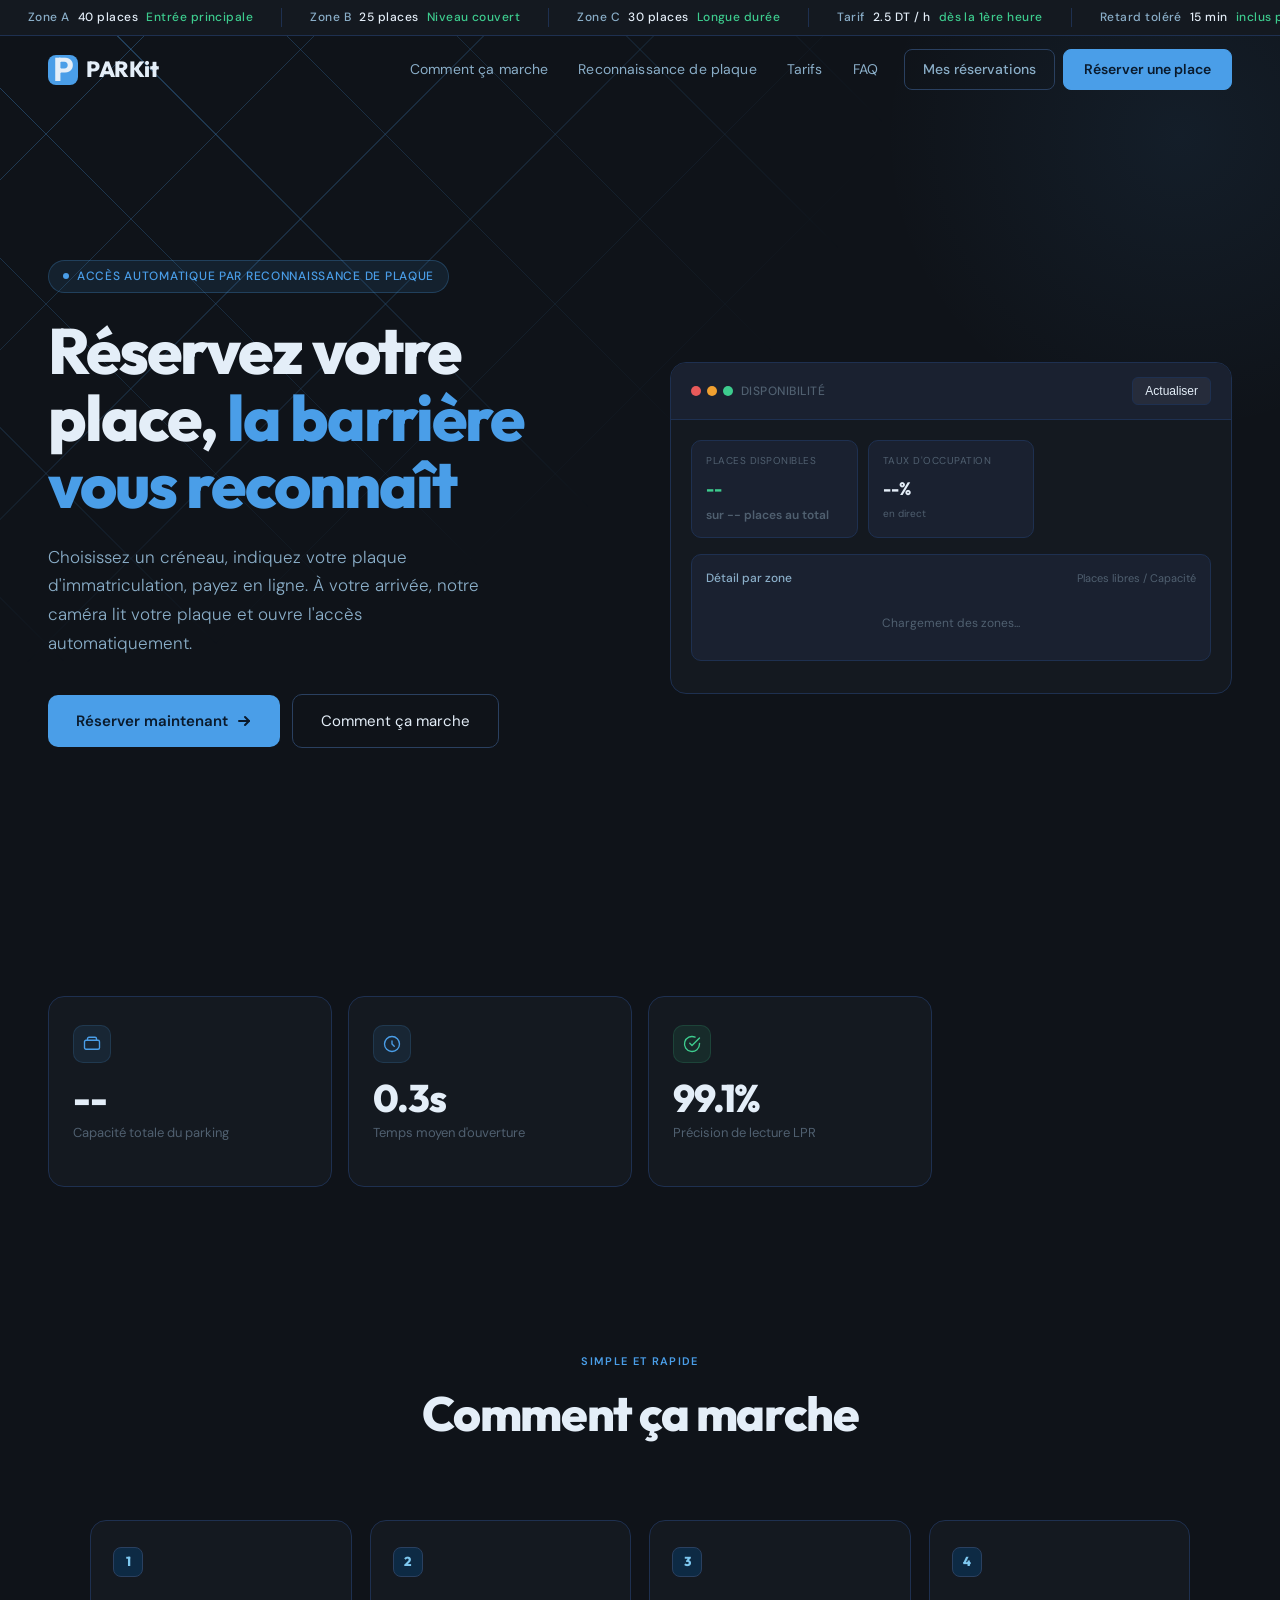
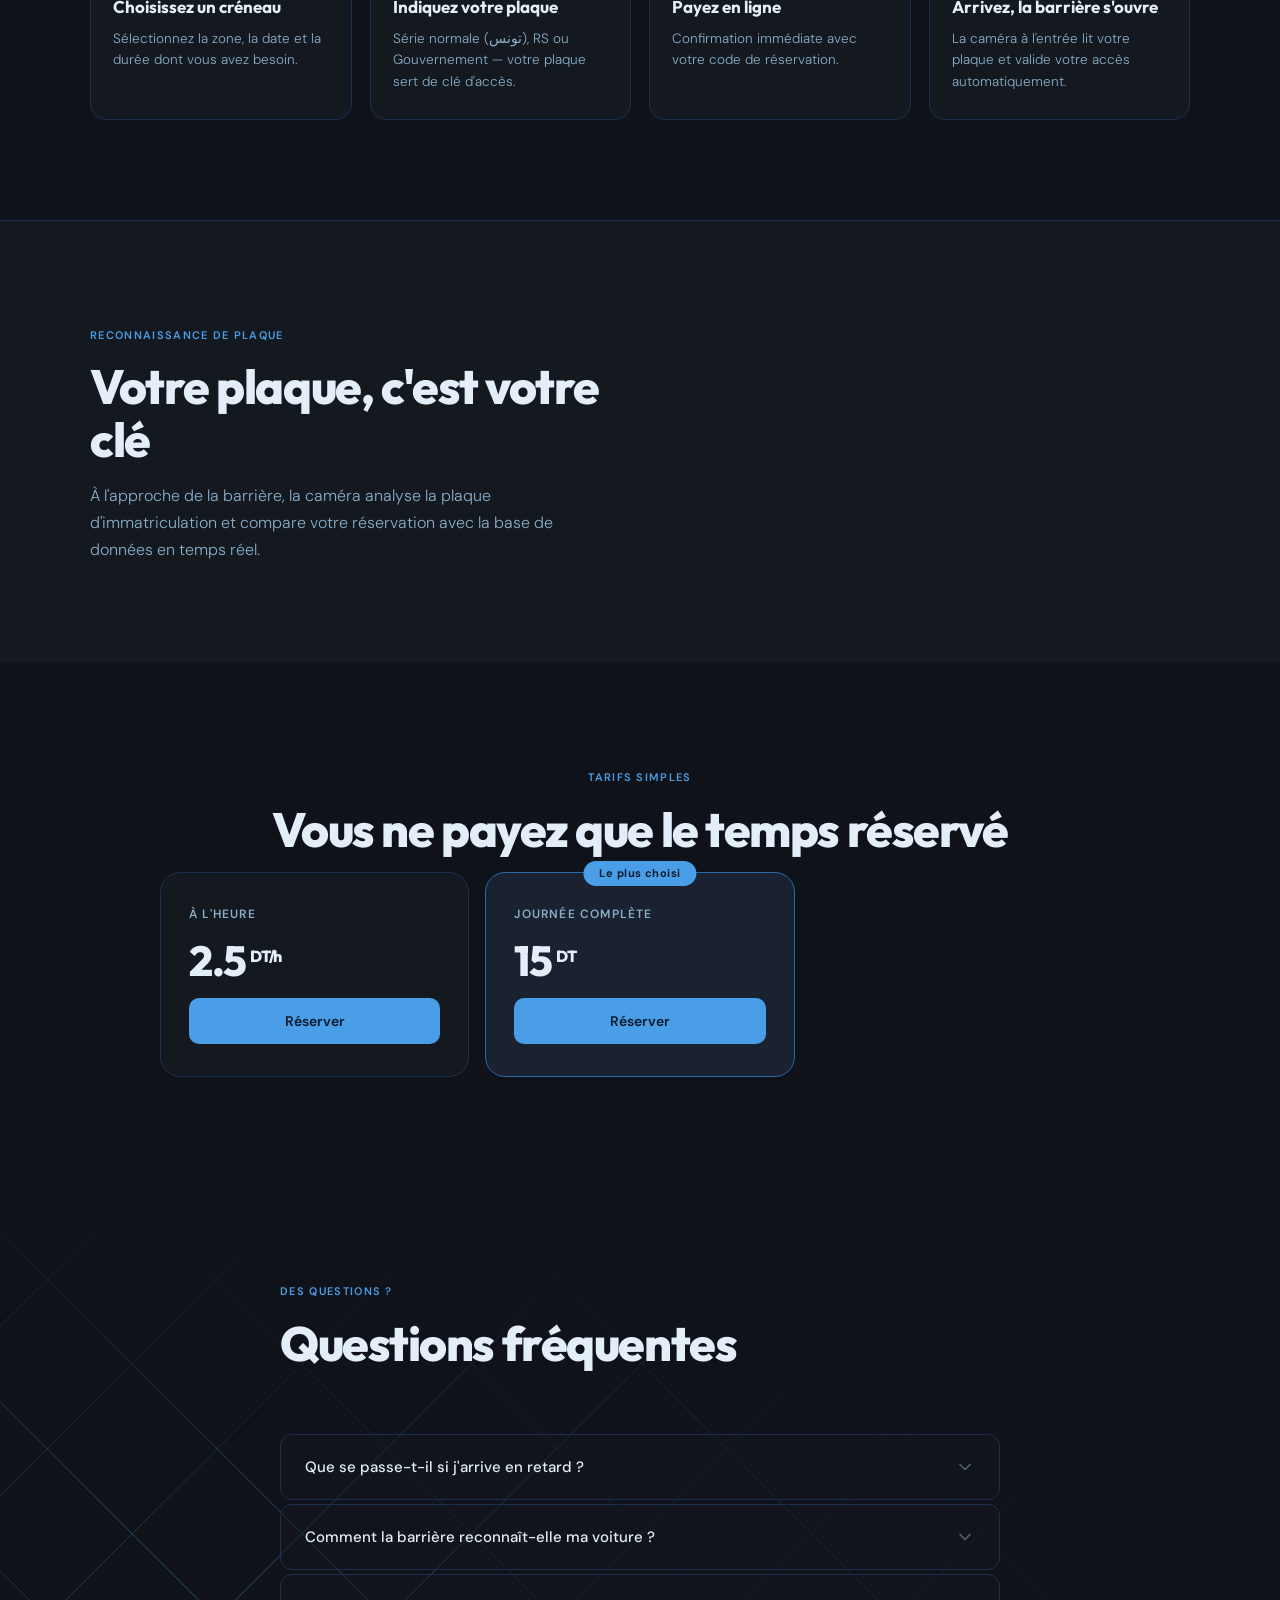
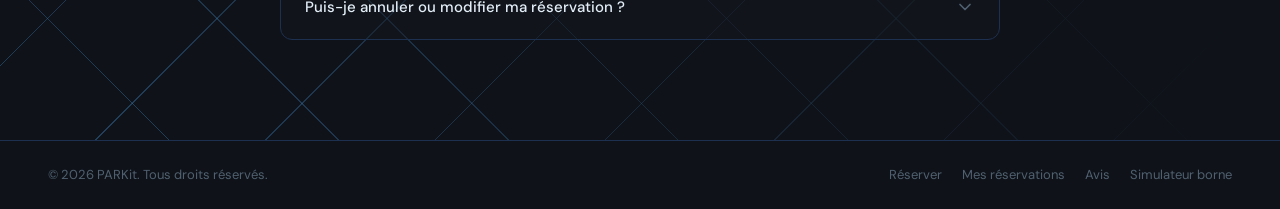
<file: parkit-website.server-side/index.html>
<!DOCTYPE html>
<html lang="fr">
<head>
<meta charset="UTF-8">
<meta name="viewport" content="width=device-width, initial-scale=1.0">
<title>PARKit — Réservez votre place de parking</title>
<meta name="description" content="Réservez une place de parking en ligne avec accès automatique par reconnaissance de plaque.">
<link rel="preconnect" href="https://fonts.googleapis.com">
<link rel="preconnect" href="https://fonts.gstatic.com" crossorigin>
<link href="https://fonts.googleapis.com/css2?family=Outfit:wght@400;500;600;700;800&family=DM+Sans:ital,opsz,wght@0,9..40,300;0,9..40,400;0,9..40,500;1,9..40,300&display=swap" rel="stylesheet">
<link rel="stylesheet" href="css/style.css">
<link rel="stylesheet" href="css/parking.css">
<style>
  /* Styles dédiés à l'affichage clair des disponibilités */
  .btn-refresh {
    cursor: pointer;
    background: rgba(255, 255, 255, 0.05);
    border: 1px solid var(--border, #2a364f);
    color: var(--text, #e2e8f0);
    padding: 6px 12px;
    border-radius: 6px;
    font-size: 12px;
    font-weight: 500;
    transition: all 0.2s ease;
    display: inline-flex;
    align-items: center;
    gap: 6px;
  }
  .btn-refresh:hover:not(:disabled) {
    border-color: var(--sky, #38bdf8);
    color: var(--sky, #38bdf8);
    background: rgba(56, 189, 248, 0.1);
  }
  .btn-refresh:disabled {
    cursor: not-allowed;
    opacity: 0.5;
  }

  /* Cartes de zones pour une lisibilité maximale */
  .zone-cards-grid {
    display: grid;
    grid-template-columns: repeat(auto-fit, minmax(100px, 1fr));
    gap: 12px;
    margin-top: 14px;
  }
  .zone-card-item {
    background: rgba(15, 23, 42, 0.6);
    border: 1px solid var(--border, rgba(255, 255, 255, 0.1));
    border-radius: 8px;
    padding: 10px;
    text-align: center;
    display: flex;
    flex-direction: column;
    justify-content: space-between;
  }
  .zone-card-header {
    font-size: 11px;
    font-weight: 700;
    color: var(--text3, #94a3b8);
    text-transform: uppercase;
    letter-spacing: 0.5px;
    margin-bottom: 4px;
  }
  .zone-card-value {
    font-size: 16px;
    font-weight: 800;
    color: var(--sky, #38bdf8);
  }
  .zone-card-capacity {
    font-size: 11px;
    color: var(--text3, #64748b);
    margin-top: 2px;
  }
  .zone-progress-bg {
    width: 100%;
    height: 4px;
    background: rgba(255, 255, 255, 0.1);
    border-radius: 2px;
    margin-top: 8px;
    overflow: hidden;
  }
  .zone-progress-fill {
    height: 100%;
    background: var(--sky, #38bdf8);
    border-radius: 2px;
    transition: width 0.4s ease;
  }
</style>
</head>
<body>

<div class="ticker">
  <div class="ticker-track" id="tickerTrack"></div>
</div>

<!-- NAVIGATION -->
<nav id="mainNav">
  <a href="index.html" class="nav-logo">
    <div class="nav-logo-mark">
      <h2 class="sr-only">P</h2>
    </div>
    PARKit
  </a>
  <div class="nav-links">
    <a href="#how">Comment ça marche</a>
    <a href="#lpr">Reconnaissance de plaque</a>
    <a href="#pricing">Tarifs</a>
    <a href="#faq">FAQ</a>
  </div>
  <div class="nav-cta">
    <a href="dashboard.html" class="btn-ghost">Mes réservations</a>
    <a href="reserve.html" class="btn-primary">Réserver une place</a>
  </div>
  <button class="hamburger" id="hamburger" aria-label="Ouvrir le menu" aria-expanded="false">
    <span></span><span></span><span></span>
  </button>
</nav>

<div class="mobile-menu" id="mobileMenu">
  <a href="#how">Comment ça marche</a>
  <a href="#lpr">Reconnaissance de plaque</a>
  <a href="#pricing">Tarifs</a>
  <a href="#faq">FAQ</a>
  <div class="m-btns">
    <a href="dashboard.html" class="btn-ghost">Mes réservations</a>
    <a href="reserve.html" class="btn-primary">Réserver une place</a>
  </div>
</div>

<!-- HERO SECTION -->
<section class="hero" id="home">
  <div class="hero-content silk-reveal-left">
    <div class="hero-badge">
      <span class="badge-dot"></span>
      Accès automatique par reconnaissance de plaque
    </div>
    <h1>Réservez votre<br>place, <span>la barrière<br>vous reconnaît</span></h1>
    <p class="hero-sub">Choisissez un créneau, indiquez votre plaque d'immatriculation, payez en ligne. À votre arrivée, notre caméra lit votre plaque et ouvre l'accès automatiquement.</p>
    <div class="hero-btns">
      <a href="reserve.html" class="btn-hero">
        Réserver maintenant
        <svg viewBox="0 0 16 16"><line x1="3" y1="8" x2="13" y2="8"/><polyline points="9,4 13,8 9,12"/></svg>
      </a>
      <a href="#how" class="btn-outline">Comment ça marche</a>
    </div>
  </div>

  <!-- DASHBOARD WIDGET DISPONIBILITÉ EN DIRECT -->
  <div class="hero-visual silk-reveal-right">
    <div class="dash-card">
      <div class="dash-topbar" style="display:flex; justify-content:space-between; align-items:center;">
        <div style="display:flex; align-items:center; gap:8px;">
          <div class="dash-dots">
            <span style="background:#E85A5A"></span>
            <span style="background:#F0A030"></span>
            <span style="background:#3DCC8E"></span>
          </div>
          <span class="dash-title-bar">DISPONIBILITÉ</span>
        </div>
        <button id="btnRefreshStats" onclick="fetchStatsWithCooldown()" class="btn-refresh">
          
          <span id="refreshBtnText">Actualiser</span>
        </button>
      </div>

      <div class="dash-body">
        <div class="dash-stats">
          <div class="dash-stat">
            <div class="dash-stat-label">Places disponibles</div>
            <div class="dash-stat-val" style="color:var(--green, #3DCC8E);" id="heroFreeSpots">--</div>
            <div class="dash-stat-change" style="color:var(--text3); font-size:12px; font-weight:600;">
              sur <span id="heroTotalSpots">--</span> places au total
            </div>
          </div>
          <div class="dash-stat">
            <div class="dash-stat-label">Taux d'occupation</div>
            <div class="dash-stat-val" id="heroOccupancy">--%</div>
            <div class="dash-stat-change" style="color:var(--text3)">en direct</div>
          </div>
        </div>

        <!-- AFFICHAGE CLAIR PAR ZONE -->
        <div class="chart-wrap" style="margin-top:16px;">
          <div class="chart-head" style="display:flex; justify-content:space-between; align-items:center;">
            <span class="chart-head-title">Détail par zone</span>
            <span style="font-size:11px; color:var(--text3);">Places libres / Capacité</span>
          </div>
          
          <div class="zone-cards-grid" id="heroZoneCards">
            <div style="grid-column: 1 / -1; text-align:center; font-size:12px; color:var(--text3); padding:12px;">
              Chargement des zones...
            </div>
          </div>
        </div>
      </div>
    </div>
  </div>
</section>

<!-- STATS GÉNÉRALES -->
<section class="stats-section">
  <div class="stat-block">
    <div class="stat-icon">
      <svg viewBox="0 0 24 24"><rect x="2" y="7" width="20" height="12" rx="2"/><path d="M6 7V5a2 2 0 0 1 2-2h8a2 2 0 0 1 2 2v2"/></svg>
    </div>
    <div class="stat-num" id="statTotalSpots">--</div>
    <div class="stat-label">Capacité totale du parking</div>
  </div>
  <div class="stat-block">
    <div class="stat-icon">
      <svg viewBox="0 0 24 24"><circle cx="12" cy="12" r="10"/><path d="M12 8v4l3 3"/></svg>
    </div>
    <div class="stat-num">0.3s</div>
    <div class="stat-label">Temps moyen d'ouverture</div>
  </div>
  <div class="stat-block">
    <div class="stat-icon" style="background:rgba(61,204,142,.1);border-color:rgba(61,204,142,.15)">
      <svg viewBox="0 0 24 24" style="stroke:var(--green)"><path d="M22 11.08V12a10 10 0 1 1-5.93-9.14"/><polyline points="22,4 12,14.01 9,11.01"/></svg>
    </div>
    <div class="stat-num">99.1%</div>
    <div class="stat-label">Précision de lecture LPR</div>
  </div>
</section>

<!-- HOW IT WORKS -->
<section class="features-section" id="how">
  <div class="features-header silk-reveal">
    <div class="section-tag">Simple et rapide</div>
    <h2 class="section-title">Comment ça marche</h2>
  </div>
  <div class="steps-grid">
    <div class="step-card silk-reveal">
      <div class="step-num">1</div>
      <h3>Choisissez un créneau</h3>
      <p>Sélectionnez la zone, la date et la durée dont vous avez besoin.</p>
    </div>
    <div class="step-card silk-reveal">
      <div class="step-num">2</div>
      <h3>Indiquez votre plaque</h3>
      <p>Série normale (تونس), RS ou Gouvernement — votre plaque sert de clé d'accès.</p>
    </div>
    <div class="step-card silk-reveal">
      <div class="step-num">3</div>
      <h3>Payez en ligne</h3>
      <p>Confirmation immédiate avec votre code de réservation.</p>
    </div>
    <div class="step-card silk-reveal">
      <div class="step-num">4</div>
      <h3>Arrivez, la barrière s'ouvre</h3>
      <p>La caméra à l'entrée lit votre plaque et valide votre accès automatiquement.</p>
    </div>
  </div>
</section>

<!-- LPR / RECONNAISSANCE -->
<section class="security-section" id="lpr">
  <div class="security-inner">
    <div>
      <div class="section-tag">Reconnaissance de plaque</div>
      <h2 class="section-title">Votre plaque, c'est votre clé</h2>
      <p class="section-sub">À l'approche de la barrière, la caméra analyse la plaque d'immatriculation et compare votre réservation avec la base de données en temps réel.</p>
    </div>
  </div>
</section>

<!-- PRICING -->
<section class="pricing-section" id="pricing">
  <div style="text-align:center">
    <div class="section-tag">Tarifs simples</div>
    <h2 class="section-title">Vous ne payez que le temps réservé</h2>
  </div>
  <div class="pricing-grid">
    <div class="price-card">
      <div class="price-plan">À l'heure</div>
      <div class="price-amount"><span class="price-num">2.5</span><sup style="font-size:16px;margin-left:4px">DT/h</sup></div>
      <a href="reserve.html" class="price-btn price-btn-primary" style="display:flex;align-items:center;justify-content:center;text-decoration:none;margin-top:16px;">Réserver</a>
    </div>
    <div class="price-card featured">
      <div class="featured-badge">Le plus choisi</div>
      <div class="price-plan">Journée complète</div>
      <div class="price-amount"><span class="price-num">15</span><sup style="font-size:16px;margin-left:4px">DT</sup></div>
      <a href="reserve.html" class="price-btn price-btn-primary" style="display:flex;align-items:center;justify-content:center;text-decoration:none;margin-top:16px;">Réserver</a>
    </div>
  </div>
</section>

<!-- FAQ -->
<section class="faq-section" id="faq">
  <div class="faq-inner">
    <div style="display:flex;align-items:flex-end;justify-content:space-between;flex-wrap:wrap;gap:12px">
      <div style="text-align:left">
        <div class="section-tag">Des questions ?</div>
        <h2 class="section-title">Questions fréquentes</h2>
      </div>
    </div>
    <div class="faq-list" id="faqList"></div>
  </div>
</section>

<!-- FOOTER -->
<footer style="padding:24px max(48px, calc((100vw - var(--max-w)) / 2));border-top:1px solid var(--border);display:flex;align-items:center;justify-content:space-between;flex-wrap:wrap;gap:12px">
  <div style="font-size:13px;color:var(--text3)">© 2026 PARKit. Tous droits réservés.</div>
  <div style="display:flex;align-items:center;gap:20px">
    <a href="reserve.html" class="footer-link">Réserver</a>
    <a href="dashboard.html" class="footer-link">Mes réservations</a>
    <a href="feedback.html" class="footer-link">Avis</a>
    <a href="gate-simulator.html" class="footer-link">Simulateur borne</a>
  </div>
</footer>

<script src="js/common.js"></script>
<script>
let isCooldown = false;
const COOLDOWN_SECONDS = 1;

// Gestion du bouton de rafraîchissement avec un cooldown de 3s
async function fetchStatsWithCooldown() {
  if (isCooldown) return;

  const btn = document.getElementById('btnRefreshStats');
  const btnText = document.getElementById('refreshBtnText');

  isCooldown = true;
  btn.disabled = true;

  await loadRealStats();

  let remaining = COOLDOWN_SECONDS;
  btnText.innerHTML = `<span class="spinner" style="width:14px;height:14px;border:2px solid var(--text3);border-top-color:var(--sky);border-radius:50%;display:inline-block;animation:spin 1s linear infinite;margin-right:6px"></span>`;

  const interval = setInterval(() => {
    remaining--;
    if (remaining > 0) {
      btnText.innerHTML = `<span class="spinner" style="width:14px;height:14px;border:2px solid var(--text3);border-top-color:var(--sky);border-radius:50%;display:inline-block;animation:spin 1s linear infinite;margin-right:6px"></span>`;
    } else {
      clearInterval(interval);
      isCooldown = false;
      btn.disabled = false;
      btnText.innerText = 'Actualiser';
    }
  }, 1000);
}

// Chargement et affichage clair des places disponibles et de la capacité
async function loadRealStats() {
  try {
    const res = await fetch('api/get_stats.php');
    const data = await res.json();

    if (data.status === 'success' && data.stats) {
      const s = data.stats;
      console.log("Statistiques reçues :", s);
      document.getElementById('heroFreeSpots').innerText = s.free_spots;
      document.getElementById('heroTotalSpots').innerText = s.total_spots;
      document.getElementById('heroOccupancy').innerText = s.occupancy_rate + '%';
      document.getElementById('statTotalSpots').innerText = s.total_spots + ' places';

      // Affichage sous forme de cartes d'état par zone
      const zoneContainer = document.getElementById('heroZoneCards');
      if (s.zones && s.zones.length > 0) {
        zoneContainer.innerHTML = s.zones.map(z => `
          <div class="zone-card-item">
            <div>
              <div class="zone-card-header">Zone ${z.code}</div>
              <div class="zone-card-value">${z.free} <span style="font-size:11px; font-weight:normal; color:var(--text3);">libres</span></div>
              <div class="zone-card-capacity">Capacité : ${z.capacity} places</div>
            </div>
            <div class="zone-progress-bg" title="${z.percent_free}% de places disponibles">
              <div class="zone-progress-fill" style="width: ${z.percent_free}%;"></div>
            </div>
          </div>
        `).join('');
      }
    }
  } catch (err) {
    console.error("Erreur lors du chargement des statistiques :", err);
  }
}

buildFaq([
  {q:"Que se passe-t-il si j'arrive en retard ?", a:"Chaque réservation inclut un délai de grâce. Tant que vous arrivez dans cette fenêtre, la barrière s'ouvre normalement."},
  {q:"Comment la barrière reconnaît-elle ma voiture ?", a:"Une caméra à l'entrée lit votre plaque et vérifie instantanément si une réservation correspondante est valide."},
  {q:"Puis-je annuler ou modifier ma réservation ?", a:"Oui, vous pouvez gérer vos réservations à tout moment depuis le tableau de bord avec votre code de réservation."}
]);

// Exécution automatique dès le chargement de la page
document.addEventListener('DOMContentLoaded', () => {
  loadRealStats();
});
</script>
</body>
</html>
</file>
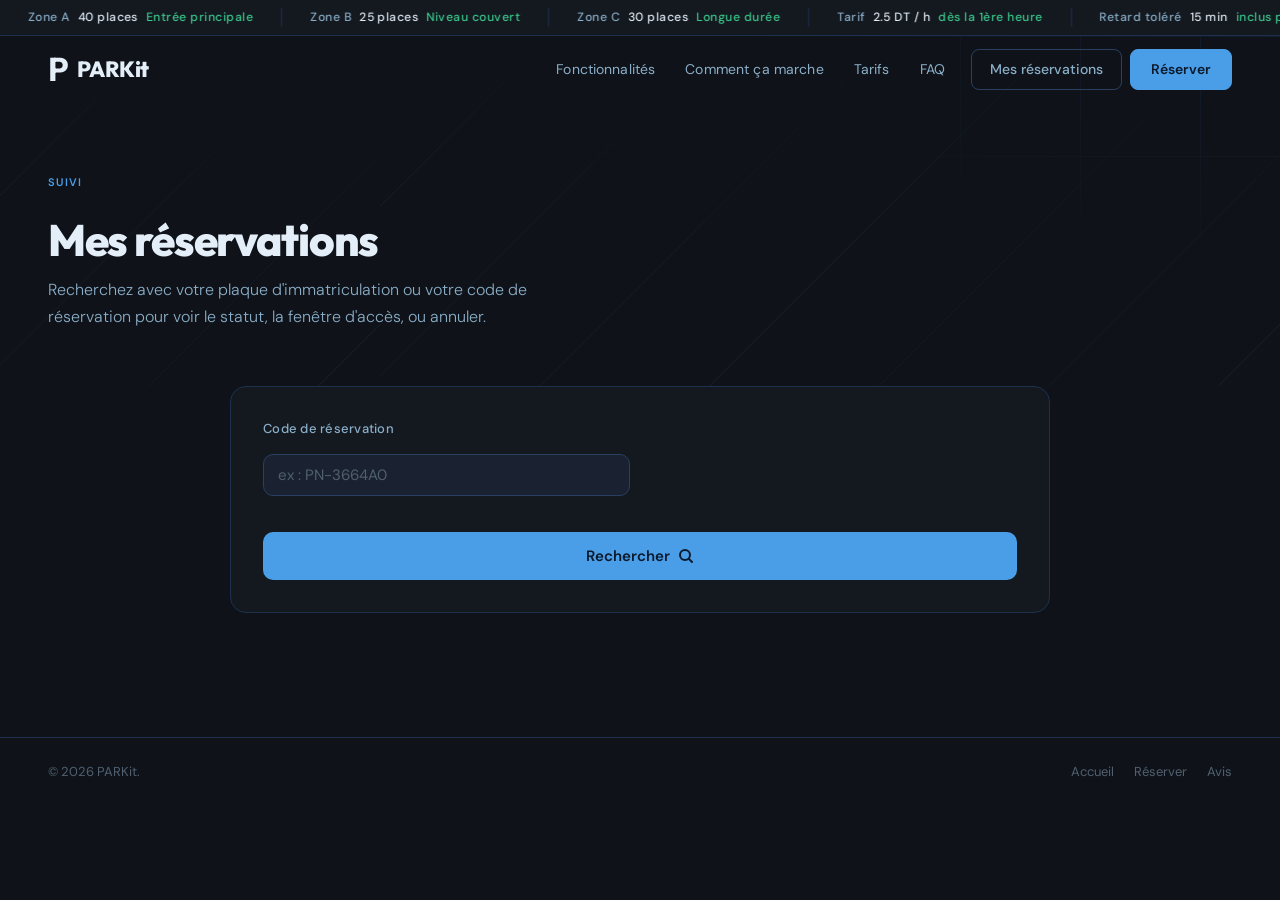
<file: parkit-website.server-side/dashboard.html>
<!DOCTYPE html>
<html lang="fr">
<head>
<meta charset="UTF-8">
<meta name="viewport" content="width=device-width, initial-scale=1.0">
<title>Mes réservations — PARKit</title>
<link rel="preconnect" href="https://fonts.googleapis.com">
<link rel="preconnect" href="https://fonts.gstatic.com" crossorigin>
<link href="https://fonts.googleapis.com/css2?family=Outfit:wght@400;500;600;700;800&family=DM+Sans:ital,opsz,wght@0,9..40,300;0,9..40,400;0,9..40,500;1,9..40,300&display=swap" rel="stylesheet">
<link rel="stylesheet" href="css/style.css">
<link rel="stylesheet" href="css/parking.css">
<style>
  /* Style spécifique pour la plaque d'immatriculation tunisienne */
  .plate-input-container {
    display: flex;
    align-items: center;
    gap: 8px;
    margin-top: 6px;
  }
  .plate-input-container input {
    text-align: center;
    font-weight: 700;
    letter-spacing: 1px;
    font-size: 16px;
  }
  .plate-badge-tn {
    background-color: var(--bg-surface-2, #1e293b);
    color: var(--primary, #38bdf8);
    border: 1px solid var(--border, #334155);
    border-radius: 8px;
    padding: 0 12px;
    height: 42px;
    display: flex;
    align-items: center;
    justify-content: center;
    font-weight: 700;
    font-size: 15px;
    user-select: none;
  }
  /* --- Modal de confirmation --- */
.modal-overlay {
  position: fixed;
  inset: 0;
  background: rgba(15, 23, 42, 0.75);
  backdrop-filter: blur(4px);
  display: flex;
  align-items: center;
  justify-content: center;
  z-index: 1000;
  opacity: 0;
  visibility: hidden;
  transition: opacity 0.25s ease, visibility 0.25s ease;
}

.modal-overlay.show {
  opacity: 1;
  visibility: visible;
}

.modal-card {
  background: var(--bg3, #1e293b);
  border: 1px solid var(--border2, #334155);
  border-radius: 16px;
  padding: 24px;
  width: 90%;
  max-width: 400px;
  text-align: center;
  box-shadow: 0 20px 25px -5px rgba(0, 0, 0, 0.5);
  transform: scale(0.92);
  transition: transform 0.25s ease;
}

.modal-overlay.show .modal-card {
  transform: scale(1);
}

.modal-icon {
  width: 52px;
  height: 52px;
  border-radius: 50%;
  background: rgba(239, 68, 68, 0.12);
  color: #ef4444;
  display: flex;
  align-items: center;
  justify-content: center;
  margin: 0 auto 14px;
}

.modal-card h3 {
  margin: 0 0 8px;
  font-size: 18px;
  font-weight: 700;
  color: var(--text1, #f8fafc);
}

.modal-card p {
  margin: 0 0 20px;
  font-size: 13.5px;
  color: var(--text3, #94a3b8);
  line-height: 1.5;
}

.modal-actions {
  display: flex;
  gap: 10px;
}

.modal-actions button {
  flex: 1;
  height: 40px;
  border-radius: 8px;
  font-weight: 600;
  font-size: 13.5px;
  cursor: pointer;
  transition: background 0.2s;
}

.btn-danger {
  background: #ef4444;
  color: #ffffff;
  border: none;
}

.btn-danger:hover {
  background: #dc2626;
}
</style>
</head>
<body>

<div class="ticker"><div class="ticker-track" id="tickerTrack"></div></div>

<nav id="mainNav">
  <a href="index.html" class="nav-logo">
    <h2 class="sr-only">P</h2>
    PARKit
  </a>
  <div class="nav-links">
    <a href="index.html#features">Fonctionnalités</a>
    <a href="index.html#how">Comment ça marche</a>
    <a href="index.html#pricing">Tarifs</a>
    <a href="index.html#faq">FAQ</a>
  </div>
  <div class="nav-cta">
    <a href="dashboard.html" class="btn-ghost current">Mes réservations</a>
    <a href="reserve.html" class="btn-primary">Réserver</a>
  </div>
  <button class="hamburger" id="hamburger" aria-label="Ouvrir le menu" aria-expanded="false"><span></span><span></span><span></span></button>
</nav>

<div class="mobile-menu" id="mobileMenu">
  <a href="index.html#features">Fonctionnalités</a>
  <a href="index.html#how">Comment ça marche</a>
  <a href="index.html#pricing">Tarifs</a>
  <a href="index.html#faq">FAQ</a>
  <div class="m-btns">
    <a href="dashboard.html" class="btn-ghost">Mes réservations</a>
    <a href="reserve.html" class="btn-primary">Réserver</a>
  </div>
</div>

<section class="page-hero">
  <div class="section-tag">Suivi</div>
  <h1>Mes réservations</h1>
  <p>Recherchez avec votre plaque d'immatriculation ou votre code de réservation pour voir le statut, la fenêtre d'accès, ou annuler.</p>
</section>

<div class="tool-shell">

  <div class="form-card">
    <div class="field-row" style="align-items:flex-end; gap: 20px;">
      


      <!-- Saisie Code Réservation -->
      <div class="field" style="margin-bottom:0; flex: 1;">
        <label for="searchCode">Code de réservation</label>
        <input type="text" id="searchCode" placeholder="ex : PN-3664A0" style="height: 42px;">
      </div>

    </div>

    <button id="searchBtn" class="btn-hero" style="margin-top:20px;justify-content:center;width:100%">
      Rechercher
      <svg viewBox="0 0 16 16" width="16" height="16"><circle cx="7" cy="7" r="5" fill="none" stroke="currentColor" stroke-width="2"/><line x1="11" y1="11" x2="14" y2="14" stroke="currentColor" stroke-width="2"/></svg>
    </button>
    <div id="searchError" class="form-error" style="margin-top:14px"></div>
  </div>

  <div id="resultsWrap" style="margin-top:24px"></div>

</div>
<!-- Modal de Confirmation d'Annulation -->
<div id="cancelModal" class="modal-overlay">
  <div class="modal-card">
    <div class="modal-icon">
      <svg viewBox="0 0 24 24" width="28" height="28" stroke="currentColor" stroke-width="2" fill="none">
        <circle cx="12" cy="12" r="10"/>
        <line x1="12" y1="8" x2="12" y2="12"/>
        <line x1="12" y1="16" x2="12.01" y2="16"/>
      </svg>
    </div>
    <h3>Confirmer l'annulation</h3>
    <p id="modalText">Voulez-vous vraiment annuler cette réservation ?</p>
    <div class="modal-actions">
      <button id="modalBtnCancel" class="btn-ghost">Non, garder</button>
      <button id="modalBtnConfirm" class="btn-danger">Oui, annuler</button>
    </div>
  </div>
</div>
<footer style="padding:24px max(48px, calc((100vw - var(--max-w)) / 2));border-top:1px solid var(--border);display:flex;align-items:center;justify-content:space-between;flex-wrap:wrap;gap:12px">
  <div style="font-size:13px;color:var(--text3)">© 2026 PARKit.</div>
  <div style="display:flex;align-items:center;gap:20px">
    <a href="index.html" class="footer-link">Accueil</a>
    <a href="reserve.html" class="footer-link">Réserver</a>
    <a href="feedback.html" class="footer-link">Avis</a>
  </div>
</footer>

<script src="js/common.js"></script>
<script>
const statusLabels = {
  confirmed: 'Confirmée', 
  checked_in: 'Entrée validée', 
  completed: 'Terminée',
  expired: 'Expirée', 
  cancelled: 'Annulée',
};

const searchBtn = document.getElementById('searchBtn');
const errorBox = document.getElementById('searchError');
const resultsWrap = document.getElementById('resultsWrap');



async function doSearch() {
  errorBox.classList.remove('show');
  resultsWrap.innerHTML = '';
  
  
  const code = document.getElementById('searchCode').value.trim();



  if ( !code) {
    errorBox.textContent = 'Indiquez un code de réservation.';
    errorBox.classList.add('show');
    return;
  }

  searchBtn.disabled = true;
  searchBtn.innerHTML = '<span class="spinner"></span> Recherche...';

  try {
    const params = new URLSearchParams();
    params.set('code', code);

    const res = await fetch(`api/reservations.php?${params}`);
    const rawText = await res.text();
    let data;

    try {
      data = JSON.parse(rawText);
    } catch (e) {
      throw new Error("Réponse serveur invalide (non-JSON).");
    }

    if (!res.ok) {
      errorBox.textContent = data.error || 'Erreur lors de la recherche.';
      errorBox.classList.add('show');
      return;
    }

    renderResults(data.reservations || []);

  } catch (e) {
    errorBox.textContent = "Impossible de contacter le serveur (api/reservations.php).";
    errorBox.classList.add('show');
  } finally {
    searchBtn.disabled = false;
    searchBtn.innerHTML = 'Rechercher <svg viewBox="0 0 16 16" width="16" height="16"><circle cx="7" cy="7" r="5" fill="none" stroke="currentColor" stroke-width="2"/><line x1="11" y1="11" x2="14" y2="14" stroke="currentColor" stroke-width="2"/></svg>';
  }
}

function renderResults(list) {
  if (!list.length) {
    resultsWrap.innerHTML = `<div class="form-card" style="text-align:center;color:var(--text3);font-size:14px">Aucune réservation trouvée pour ces critères.</div>`;
    return;
  }
  resultsWrap.innerHTML = list.map(r => `
    <div class="res-card">
      <div class="res-card-top">
        <div>
          <div class="res-code">${r.code}</div>
          <div class="res-plate" style="margin-top:8px">${r.plate}</div>
        </div>
        <span class="badge badge-${r.status}">${statusLabels[r.status] || r.status}</span>
      </div>
      <div class="res-meta">
        <div><div class="m-lbl">Zone</div><div class="m-val">${r.zone_label}</div></div>
        <div><div class="m-lbl">Date</div><div class="m-val">${r.reservation_date}</div></div>
        <div><div class="m-lbl">Créneau</div><div class="m-val">${r.start_time} – ${r.ends_at}</div></div>
        <div><div class="m-lbl">Limite retard</div><div class="m-val">${r.grace_deadline}</div></div>
      </div>
      ${r.status === 'confirmed' ? `<div class="res-actions"><button class="link-btn" onclick="cancelReservation('${r.code}')">Annuler la réservation</button></div>` : ''}
    </div>
  `).join('');
}

async function cancelReservation(code) {
  if (!confirm(`Voulez-vous vraiment annuler la réservation ${code} ?`)) return;
  try {
    const res = await fetch('api/cancel.php', {
      method: 'POST',
      headers: { 'Content-Type': 'application/json' },
      body: JSON.stringify({ code }),
    });
    const data = await res.json();
    if (!res.ok) { alert(data.error || 'Erreur lors de l’annulation.'); return; }
    doSearch();
  } catch (e) {
    alert("Impossible de contacter le serveur.");
  }
}
let targetCodeToCancel = null;

const cancelModal = document.getElementById('cancelModal');
const modalText = document.getElementById('modalText');
const modalBtnCancel = document.getElementById('modalBtnCancel');
const modalBtnConfirm = document.getElementById('modalBtnConfirm');

// 1. Déclencher l'ouverture de la modale au lieu du confirm() natif
function requestCancel(code) {
  targetCodeToCancel = code;
  modalText.textContent = `Voulez-vous vraiment annuler la réservation ${code} ?`;
  cancelModal.classList.add('show');
}

// 2. Fermer la modale si l'utilisateur annule
modalBtnCancel.addEventListener('click', () => {
  cancelModal.classList.remove('show');
  targetCodeToCancel = null;
});

// 3. Exécuter l'annulation si l'utilisateur confirme
modalBtnConfirm.addEventListener('click', async () => {
  if (!targetCodeToCancel) return;

  const code = targetCodeToCancel;
  cancelModal.classList.remove('show');

  try {
    const res = await fetch('api/cancel.php', {
      method: 'POST',
      headers: { 'Content-Type': 'application/json' },
      body: JSON.stringify({ code: code })
    });

    const data = await res.json();

    if (res.ok && data.status === 'success') {
      // Recharger la recherche pour mettre à jour l'affichage
      doSearch();
    } else {
      alert(data.error || "Erreur lors de l'annulation.");
    }
  } catch (err) {
    alert("Impossible de contacter le serveur.");
  } finally {
    targetCodeToCancel = null;
  }
});
searchBtn.addEventListener('click', doSearch);
[ document.getElementById('searchCode')].forEach(el => {
  el.addEventListener('keydown', e => { if (e.key === 'Enter') doSearch(); });
});
</script>
</body>
</html>
</file>
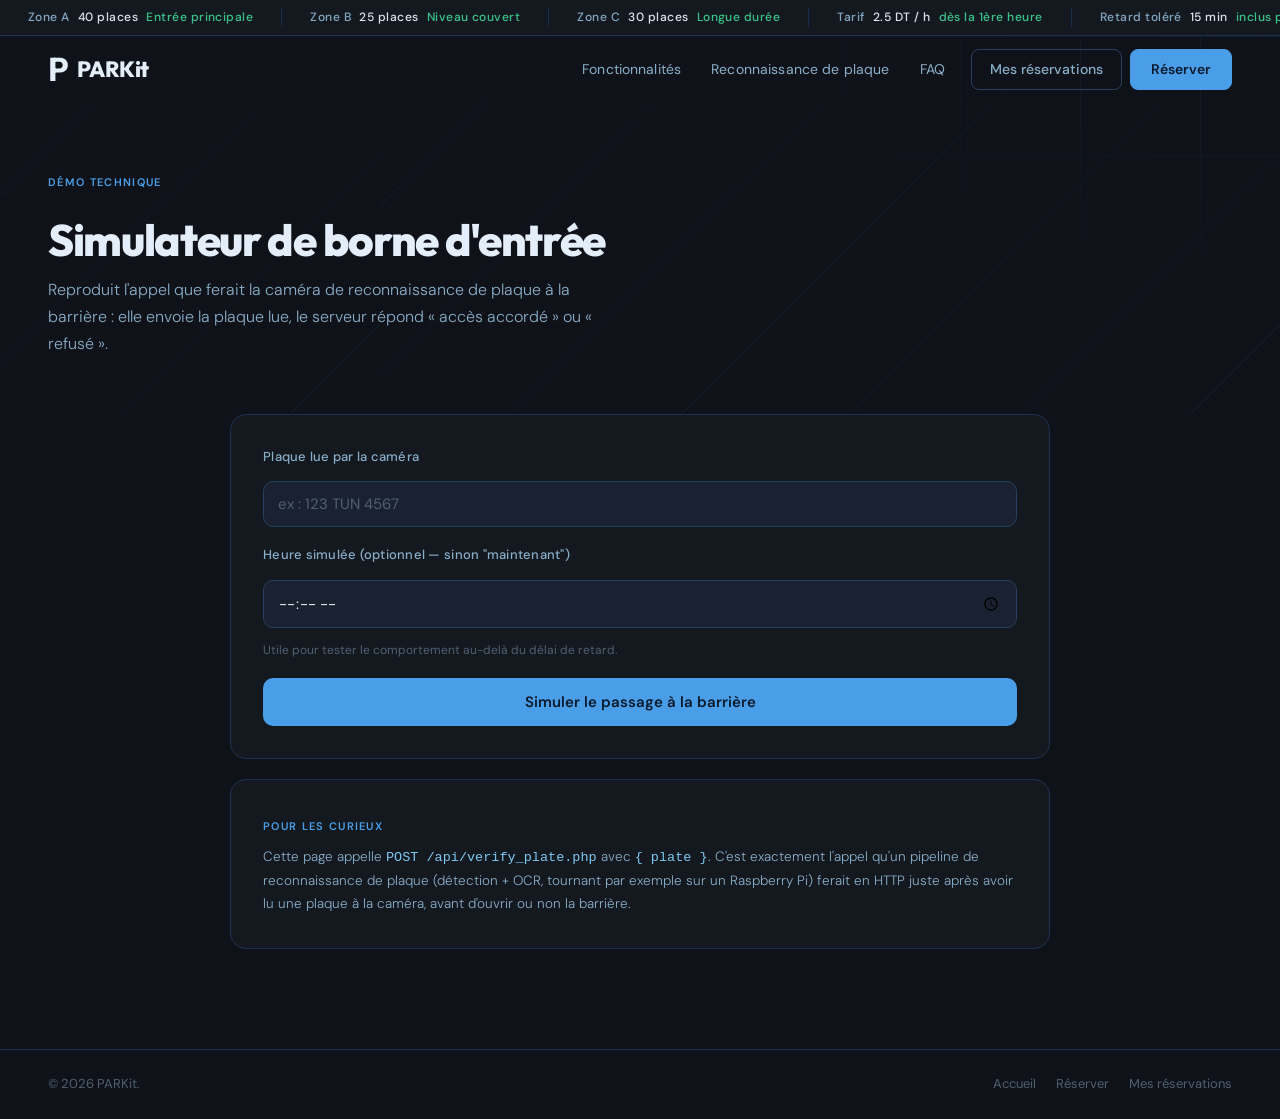
<file: parkit-website.server-side/gate-simulator.html>
<!DOCTYPE html>
<html lang="fr">
<head>
<meta charset="UTF-8">
<meta name="viewport" content="width=device-width, initial-scale=1.0">
<title>Simulateur de borne — PARKit</title>
<link rel="preconnect" href="https://fonts.googleapis.com">
<link rel="preconnect" href="https://fonts.gstatic.com" crossorigin>
<link href="https://fonts.googleapis.com/css2?family=Outfit:wght@400;500;600;700;800&family=DM+Sans:ital,opsz,wght@0,9..40,300;0,9..40,400;0,9..40,500;1,9..40,300&display=swap" rel="stylesheet">
<link rel="stylesheet" href="css/style.css">
<link rel="stylesheet" href="css/parking.css">
</head>
<body>

<div class="ticker"><div class="ticker-track" id="tickerTrack"></div></div>

<nav id="mainNav">
  <a href="index.html" class="nav-logo">
    <h2 class="sr-only">P</h2>
    PARKit
  </a>
  <div class="nav-links">
    <a href="index.html#features">Fonctionnalités</a>
    <a href="index.html#lpr">Reconnaissance de plaque</a>
    <a href="index.html#faq">FAQ</a>
  </div>
  <div class="nav-cta">
    <a href="dashboard.html" class="btn-ghost">Mes réservations</a>
    <a href="reserve.html" class="btn-primary">Réserver</a>
  </div>
  <button class="hamburger" id="hamburger" aria-label="Ouvrir le menu" aria-expanded="false"><span></span><span></span><span></span></button>
</nav>

<div class="mobile-menu" id="mobileMenu">
  <a href="index.html#features">Fonctionnalités</a>
  <a href="index.html#lpr">Reconnaissance de plaque</a>
  <a href="index.html#faq">FAQ</a>
  <div class="m-btns">
    <a href="dashboard.html" class="btn-ghost">Mes réservations</a>
    <a href="reserve.html" class="btn-primary">Réserver</a>
  </div>
</div>

<section class="page-hero">
  <div class="section-tag">Démo technique</div>
  <h1>Simulateur de borne d'entrée</h1>
  <p>Reproduit l'appel que ferait la caméra de reconnaissance de plaque à la barrière : elle envoie la plaque lue, le serveur répond « accès accordé » ou « refusé ».</p>
</section>

<div class="tool-shell">
  <div class="form-card">
    <div class="field">
      <label for="simPlate">Plaque lue par la caméra</label>
      <input type="text" id="simPlate" placeholder="ex : 123 TUN 4567">
    </div>
    <div class="field">
      <label for="simTime">Heure simulée (optionnel — sinon "maintenant")</label>
      <input type="time" id="simTime">
      <div class="hint">Utile pour tester le comportement au-delà du délai de retard.</div>
    </div>
    <button id="simBtn" class="btn-hero btn-full">
      Simuler le passage à la barrière
    </button>
    <div id="gateResult"></div>
  </div>

  <div class="form-card" style="margin-top:20px">
    <div class="section-tag" style="margin-bottom:10px">Pour les curieux</div>
    <p style="font-size:13.5px;color:var(--text2);line-height:1.7;font-weight:300">
      Cette page appelle <code style="color:var(--sky2)">POST /api/verify_plate.php</code> avec <code style="color:var(--sky2)">{ plate }</code>.
      C'est exactement l'appel qu'un pipeline de reconnaissance de plaque (détection + OCR, tournant par exemple sur un Raspberry Pi)
      ferait en HTTP juste après avoir lu une plaque à la caméra, avant d'ouvrir ou non la barrière.
    </p>
  </div>
</div>

<footer style="padding:24px max(48px, calc((100vw - var(--max-w)) / 2));border-top:1px solid var(--border);display:flex;align-items:center;justify-content:space-between;flex-wrap:wrap;gap:12px">
  <div style="font-size:13px;color:var(--text3)">© 2026 PARKit.</div>
  <div style="display:flex;align-items:center;gap:20px">
    <a href="index.html" class="footer-link">Accueil</a>
    <a href="reserve.html" class="footer-link">Réserver</a>
    <a href="dashboard.html" class="footer-link">Mes réservations</a>
  </div>
</footer>

<script src="js/common.js"></script>
<script>
const simBtn = document.getElementById('simBtn');
const gateResult = document.getElementById('gateResult');

simBtn.addEventListener('click', async () => {
  const plate = document.getElementById('simPlate').value.trim();
  const time = document.getElementById('simTime').value;
  if (!plate) return;

  const payload = { plate };
  if (time) {
    const today = new Date().toISOString().slice(0,10);
    payload.timestamp = `${today} ${time}:00`;
  }

  simBtn.disabled = true;
  simBtn.innerHTML = '<span class="spinner"></span> Vérification...';
  gateResult.innerHTML = '';

  try {
    const res = await fetch('api/verify_plate.php', {
      method: 'POST', headers: { 'Content-Type': 'application/json' }, body: JSON.stringify(payload),
    });
    const data = await res.json();

    if (data.access) {
      gateResult.innerHTML = `
        <div class="gate-result granted">
          <div class="gr-icon"><svg width="24" height="24" fill="none" stroke="currentColor" stroke-width="2.5" stroke-linecap="round" stroke-linejoin="round" viewBox="0 0 24 24"><polyline points="20 6 9 17 4 12"/></svg></div>
          <div><div class="gr-title">Accès accordé — barrière ouverte</div><div class="gr-msg">${data.message || ''} ${data.reservation_code ? '(' + data.reservation_code + ')' : ''}</div></div>
        </div>`;
    } else {
      gateResult.innerHTML = `
        <div class="gate-result denied">
          <div class="gr-icon"><svg width="24" height="24" fill="none" stroke="currentColor" stroke-width="2.5" stroke-linecap="round" stroke-linejoin="round" viewBox="0 0 24 24"><line x1="18" y1="6" x2="6" y2="18"/><line x1="6" y1="6" x2="18" y2="18"/></svg></div>
          <div><div class="gr-title">Accès refusé</div><div class="gr-msg">${data.reason || ''}</div></div>
        </div>`;
    }
  } catch (err) {
    gateResult.innerHTML = `
      <div class="gate-result denied">
        <div class="gr-icon">!</div>
        <div><div class="gr-title">Backend non connecté</div><div class="gr-msg">Impossible de contacter api/verify_plate.php.</div></div>
      </div>`;
  } finally {
    simBtn.disabled = false;
    simBtn.textContent = 'Simuler le passage à la barrière';
  }
});

document.getElementById('simPlate').addEventListener('keydown', e => { if (e.key === 'Enter') simBtn.click(); });
</script>
</body>
</html>
</file>
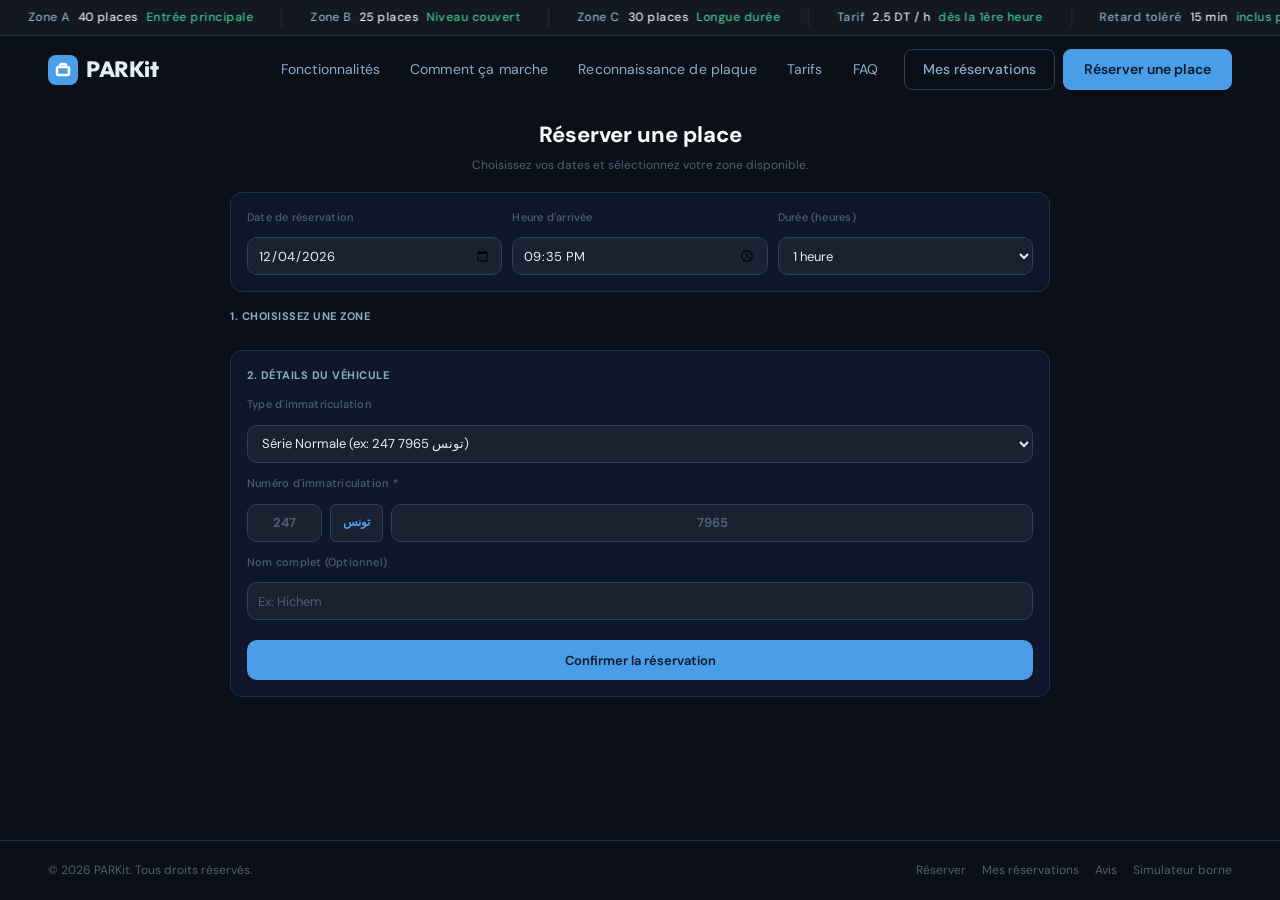
<file: parkit-website.server-side/reserve.html>
<!DOCTYPE html>
<html lang="fr">
<head>
<meta charset="UTF-8">
<meta name="viewport" content="width=device-width, initial-scale=1.0">
<title>Réserver une place — PARKit</title>
<meta name="description" content="Réservez une place de parking en ligne et accédez automatiquement grâce à la reconnaissance de votre plaque d'immatriculation.">
<link rel="preconnect" href="https://fonts.googleapis.com">
<link rel="preconnect" href="https://fonts.gstatic.com" crossorigin>
<link href="https://fonts.googleapis.com/css2?family=Outfit:wght@400;500;600;700;800&family=DM+Sans:ital,opsz,wght@0,9..40,300;0,9..40,400;0,9..40,500;1,9..40,300&display=swap" rel="stylesheet">
<link rel="stylesheet" href="css/style.css">
<link rel="stylesheet" href="css/parking.css">
<style>
  *, *::before, *::after {
    box-sizing: border-box;
  }

  body {
    display: flex;
    flex-direction: column;
    min-height: 100vh;
    margin: 0;
    background-color: var(--bg-body, #0b0f17);
    color: var(--text1, #f8fafc);
  }

  .main-wrapper {
    flex: 1;
    padding: 24px 16px 10px;
  }

  .page-hero-compact {
    padding: 6px 0 16px;
    text-align: center;
  }
  .page-hero-compact h1 {
    font-size: 22px;
    margin: 0 0 4px;
    font-weight: 800;
  }
  .page-hero-compact p {
    font-size: 12px;
    color: var(--text3, #94a3b8);
    margin: 0;
  }

  .form-card-compact {
    background: var(--bg-surface, #0f172a);
    border: 1px solid var(--border, #1e293b);
    border-radius: 12px;
    padding: 16px;
    margin-bottom: 16px;
  }

  .zone-grid-compact {
    display: grid;
    grid-template-columns: repeat(3, 1fr);
    gap: 10px;
    margin: 8px 0 16px;
    align-items: stretch;
  }
  @media(max-width: 600px) {
    .zone-grid-compact {
      gap: 6px;
    }
  }

  .zone-card-compact {
    background: var(--bg3, #1e293b);
    border: 2px solid var(--border2, #334155);
    border-radius: 10px;
    padding: 10px 6px;
    cursor: pointer;
    text-align: center;
    transition: border-color 0.2s ease, background-color 0.2s ease, box-shadow 0.2s ease;
    user-select: none;
    display: flex;
    flex-direction: column;
    justify-content: space-between;
    align-items: center;
    min-height: 95px;
  }
  .zone-card-compact:hover {
    border-color: var(--sky, #38bdf8);
  }
  .zone-card-compact.selected {
    border-color: var(--sky, #38bdf8);
    background: rgba(56, 189, 248, 0.1);
    box-shadow: 0 0 12px rgba(56, 189, 248, 0.25);
  }
  .zone-title {
    font-weight: 700;
    font-size: 13px;
    color: var(--text1, #f8fafc);
  }
  .zone-sub {
    font-size: 10px;
    color: var(--text3, #94a3b8);
    margin-bottom: 4px;
    white-space: nowrap;
    overflow: hidden;
    text-overflow: ellipsis;
    width: 100%;
  }
  .zone-count {
    font-size: 17px;
    font-weight: 800;
    color: var(--sky, #38bdf8);
    display: flex;
    align-items: baseline;
    gap: 2px;
  }
  .zone-capacity {
    font-size: 11px;
    color: var(--text3, #94a3b8);
    font-weight: 400;
  }

  @keyframes flashGreen {
    0% {
      background-color: rgba(61, 204, 142, 0.35);
      border-color: var(--green, #3DCC8E);
      box-shadow: 0 0 14px rgba(61, 204, 142, 0.6);
    }
    100% {
      background-color: var(--bg3, #1e293b);
    }
  }
  .pulse-green {
    animation: flashGreen 1s ease-out;
  }

  .compact-input {
    height: 38px !important;
    padding: 6px 10px !important;
    font-size: 13px !important;
    box-sizing: border-box;
  }

  .plate-input-container {
    display: flex;
    flex-direction: row;
    align-items: center;
    gap: 8px;
    width: 100%;
  }
  .plate-badge-tn {
    background: var(--bg3, #1e293b);
    color: var(--sky, #38bdf8);
    border: 1px solid var(--border2, #334155);
    border-radius: 6px;
    padding: 0 12px;
    height: 38px;
    display: flex;
    align-items: center;
    justify-content: center;
    font-weight: 700;
    font-size: 12px;
    white-space: nowrap;
    flex-shrink: 0;
  }

  .modal-overlay {
    position: fixed;
    inset: 0;
    background: rgba(11, 15, 23, 0.85);
    backdrop-filter: blur(6px);
    display: flex;
    align-items: center;
    justify-content: center;
    z-index: 1000;
    opacity: 0;
    visibility: hidden;
    transition: opacity 0.25s ease, visibility 0.25s ease;
  }
  .modal-overlay.show {
    opacity: 1;
    visibility: visible;
  }
  .modal-card {
    background: var(--bg-surface, #0f172a);
    border: 1px solid var(--border2, #334155);
    border-radius: 14px;
    padding: 24px;
    width: 90%;
    max-width: 400px;
    text-align: center;
    box-shadow: 0 20px 30px rgba(0, 0, 0, 0.5);
    transform: scale(0.92);
    transition: transform 0.25s ease;
    position: relative;
  }
  .modal-close-x {
    position: absolute;
    top: 10px;
    right: 10px;
    width: 28px;
    height: 28px;
    border-radius: 50%;
    background: transparent;
    border: none;
    color: var(--text3, #94a3b8);
    display: flex;
    align-items: center;
    justify-content: center;
    cursor: pointer;
    transition: background-color 0.2s, color 0.2s;
  }
  .modal-close-x:hover {
    background: rgba(148, 163, 184, 0.15);
    color: var(--text1, #f8fafc);
  }
  .modal-overlay.show .modal-card {
    transform: scale(1);
  }
  .modal-icon-success {
    width: 48px;
    height: 48px;
    border-radius: 50%;
    background: rgba(61, 204, 142, 0.15);
    color: var(--green, #3DCC8E);
    display: flex;
    align-items: center;
    justify-content: center;
    margin: 0 auto 12px;
  }
  .code-display-box {
    background: var(--bg3, #1e293b);
    border: 1px dashed var(--sky, #38bdf8);
    border-radius: 8px;
    padding: 10px 14px;
    margin: 14px 0;
    display: flex;
    align-items: center;
    justify-content: space-between;
  }
  .code-text {
    font-family: monospace;
    font-size: 18px;
    font-weight: 700;
    color: var(--sky, #38bdf8);
    letter-spacing: 1px;
  }
  .btn-copy {
    background: rgba(56, 189, 248, 0.15);
    color: var(--sky, #38bdf8);
    border: 1px solid rgba(56, 189, 248, 0.3);
    border-radius: 6px;
    padding: 5px 12px;
    font-size: 11px;
    font-weight: 600;
    cursor: pointer;
    transition: all 0.2s;
  }
  .btn-copy:hover {
    background: rgba(56, 189, 248, 0.25);
  }
</style>
</head>
<body>

<div class="ticker">
  <div class="ticker-track" id="tickerTrack"></div>
</div>

<nav id="mainNav">
  <a href="index.html" class="nav-logo">
    <div class="nav-logo-mark">
      <svg viewBox="0 0 16 16"><rect x="2" y="5" width="12" height="8" rx="1.5"/><path d="M5 5V3.5a1.5 1.5 0 0 1 1.5-1.5h3A1.5 1.5 0 0 1 11 3.5V5" fill="none"/></svg>
    </div>
    PARKit
  </a>
  <div class="nav-links">
    <a href="index.html#features">Fonctionnalités</a>
    <a href="index.html#how">Comment ça marche</a>
    <a href="index.html#lpr">Reconnaissance de plaque</a>
    <a href="index.html#pricing">Tarifs</a>
    <a href="index.html#faq">FAQ</a>
  </div>
  <div class="nav-cta">
    <a href="dashboard.html" class="btn-ghost">Mes réservations</a>
    <a href="reserve.html" class="btn-primary">Réserver une place</a>
  </div>
  <button class="hamburger" id="hamburger" aria-label="Ouvrir le menu" aria-expanded="false">
    <span></span><span></span><span></span>
  </button>
</nav>

<div class="mobile-menu" id="mobileMenu">
  <a href="index.html#features">Fonctionnalités</a>
  <a href="index.html#how">Comment ça marche</a>
  <a href="index.html#lpr">Reconnaissance de plaque</a>
  <a href="index.html#pricing">Tarifs</a>
  <a href="index.html#faq">FAQ</a>
  <div class="m-btns">
    <a href="dashboard.html" class="btn-ghost">Mes réservations</a>
    <a href="reserve.html" class="btn-primary">Réserver une place</a>
  </div>
</div>

<br><br>
<div class="main-wrapper">
  <div class="tool-shell">

    <section class="page-hero-compact">
      <h1>Réserver une place</h1>
      <p>Choisissez vos dates et sélectionnez votre zone disponible.</p>
    </section>

    <!-- FORMULAIRE DE DATE & HEURE -->
    <div class="form-card-compact">
      <div style="display: grid; grid-template-columns: repeat(auto-fit, minmax(140px, 1fr)); gap: 10px;">
        <div class="field" style="margin: 0;">
          <label style="font-size: 11px; margin-bottom: 4px; display: block; color: var(--text3, #94a3b8);">Date de réservation</label>
          <input type="date" id="resDate" class="compact-input">
        </div>

        <div class="field" style="margin: 0;">
          <label style="font-size: 11px; margin-bottom: 4px; display: block; color: var(--text3, #94a3b8);">Heure d'arrivée</label>
          <input type="time" id="resTime" class="compact-input">
        </div>

        <div class="field" style="margin: 0;">
          <label style="font-size: 11px; margin-bottom: 4px; display: block; color: var(--text3, #94a3b8);">Durée (heures)</label>
          <select id="resDuration" class="compact-input">
            <option value="60">1 heure</option>
            <option value="120">2 heures</option>
            <option value="180">3 heures</option>
            <option value="240">4 heures</option>
            <option value="480">Journée entière (8h)</option>
          </select>
        </div>
      </div>
    </div>

    <!-- SELECTION ZONE -->
    <label style="font-size: 11px; font-weight: 700; color: var(--text2, #cbd5e1); display: block; margin-bottom: 6px; letter-spacing: 0.5px; text-transform: uppercase;">
      1. CHOISISSEZ UNE ZONE
    </label>
    
    <div class="zone-grid-compact" id="zoneContainer"></div>

    <!-- SAISIE VEHICULE MULTI-FORMAT -->
    <div class="form-card-compact">
      <label style="font-size: 11px; font-weight: 700; color: var(--text2, #cbd5e1); display: block; margin-bottom: 12px; letter-spacing: 0.5px; text-transform: uppercase;">
        2. DÉTAILS DU VÉHICULE
      </label>

      <!-- Sélecteur de Format de Plaque -->
      <div class="field" style="margin-bottom: 12px;">
        <label style="font-size: 11px; margin-bottom: 4px; display: block; color: var(--text3, #94a3b8);">Type d'immatriculation</label>
        <select id="plateFormat" class="compact-input" style="width: 100%;">
          <option value="STD" selected>Série Normale (ex: 247 تونس 7965)</option>
          <option value="RS">Régime Suspensif (ex: RS 123456)</option>
          <option value="GOV">Véhicule d'État / Administration (ex: 12 - 3456)</option>
        </select>
      </div>

      <!-- Saisie Dynamique de la Plaque -->
      <div class="field" style="margin-bottom: 12px;">
        <label style="font-size: 11px; margin-bottom: 4px; display: block; color: var(--text3, #94a3b8);">Numéro d'immatriculation *</label>
        <div class="plate-input-container" id="plateContainer">
          <input type="text" id="plateLeft" placeholder="247" maxlength="3" class="compact-input" style="width: 75px; text-align: center; font-weight: 700;">
          <div class="plate-badge-tn" id="plateBadge">تونس</div>
          <input type="text" id="plateRight" placeholder="7965" maxlength="4" class="compact-input" style="flex: 1; text-align: center; font-weight: 700;">
        </div>
      </div>

      <div class="field" style="margin-bottom: 14px;">
        <label style="font-size: 11px; margin-bottom: 4px; display: block; color: var(--text3, #94a3b8);">Nom complet (Optionnel)</label>
        <input type="text" id="ownerName" placeholder="Ex: Hichem" class="compact-input" style="width: 100%;">
      </div>

      <button id="submitBtn" class="btn-hero" style="margin-top: 6px; justify-content: center; width: 100%; height: 40px; font-size: 13px;">
        Confirmer la réservation
      </button>
      
      <div id="formError" class="form-error" style="margin-top: 8px; font-size: 12px;"></div>
    </div>

  </div>
</div>

<!-- POP-UP MODALE DE CONFIRMATION -->
<div id="successModal" class="modal-overlay">
  <div class="modal-card">
    <button id="closeModalX" class="modal-close-x" aria-label="Fermer">
      <svg viewBox="0 0 24 24" width="16" height="16" stroke="currentColor" stroke-width="2.5" fill="none" stroke-linecap="round">
        <line x1="18" y1="6" x2="6" y2="18"></line>
        <line x1="6" y1="6" x2="18" y2="18"></line>
      </svg>
    </button>
    <div class="modal-icon-success">
      <svg viewBox="0 0 24 24" width="24" height="24" stroke="currentColor" stroke-width="2.5" fill="none">
        <polyline points="20 6 9 17 4 12"></polyline>
      </svg>
    </div>
    <h3 style="margin: 0; font-size: 16px; color: #f8fafc;">Réservation Confirmée !</h3>
    <p style="margin: 4px 0 0; font-size: 12px; color: #94a3b8;">Votre place a été réservée avec succès.</p>
    
    <div class="code-display-box">
      <span id="createdCodeText" class="code-text">PN-XXXXXX</span>
      <button id="copyCodeBtn" class="btn-copy">Copier</button>
    </div>

    <button id="closeModalBtn" class="btn-primary" style="width: 100%; height: 38px; justify-content: center; font-size: 13px;">
      Voir mes réservations
    </button>
  </div>
</div>

<!-- FOOTER -->
<footer style="padding:20px max(48px, calc((100vw - var(--max-w)) / 2));border-top:1px solid var(--border);display:flex;align-items:center;justify-content:space-between;flex-wrap:wrap;gap:12px">
  <div style="font-size:12px;color:var(--text3)">© 2026 PARKit. Tous droits réservés.</div>
  <div style="display:flex;align-items:center;gap:16px">
    <a href="reserve.html" class="footer-link" style="font-size:12px;">Réserver</a>
    <a href="dashboard.html" class="footer-link" style="font-size:12px;">Mes réservations</a>
    <a href="feedback.html" class="footer-link" style="font-size:12px;">Avis</a>
    <a href="gate-simulator.html" class="footer-link" style="font-size:12px;">Simulateur borne</a>
  </div>
</footer>

<script src="js/common.js"></script>
<script>
let selectedZoneCode = 'A';
const previousAvailability = {};

const resDateInput = document.getElementById('resDate');
const resTimeInput = document.getElementById('resTime');
const resDurationInput = document.getElementById('resDuration');
const zoneContainer = document.getElementById('zoneContainer');
const submitBtn = document.getElementById('submitBtn');
const errorBox = document.getElementById('formError');

// Modale Elements
const successModal = document.getElementById('successModal');
const createdCodeText = document.getElementById('createdCodeText');
const copyCodeBtn = document.getElementById('copyCodeBtn');
const closeModalBtn = document.getElementById('closeModalBtn');
const closeModalX = document.getElementById('closeModalX');

// Initialiser Date & Heure
const now = new Date();
resDateInput.value = now.toISOString().split('T')[0];
resTimeInput.value = now.toTimeString().slice(0, 5);

// Éléments de Plaque
const plateFormat = document.getElementById('plateFormat');
const plateLeft = document.getElementById('plateLeft');
const plateRight = document.getElementById('plateRight');
const plateBadge = document.getElementById('plateBadge');

// --- Changement dynamique selon le format ---
plateFormat.addEventListener('change', () => {
  const format = plateFormat.value;
  plateLeft.value = '';
  plateRight.value = '';

  if (format === 'STD') {
    plateLeft.readOnly = false;
    plateLeft.style.display = 'block';
    plateLeft.placeholder = '247';
    plateLeft.style.width = '75px';
    plateLeft.maxLength = 3;

    plateBadge.style.display = 'flex';
    plateBadge.textContent = 'تونس';

    plateRight.placeholder = '7965';
    plateRight.maxLength = 4;

  } else if (format === 'RS') {
    plateLeft.value = 'RS';
    plateLeft.readOnly = true;
    plateLeft.style.width = '60px';

    plateBadge.style.display = 'none';

    plateRight.placeholder = '123456';
    plateRight.maxLength = 6;

  } else if (format === 'GOV') {
    plateLeft.readOnly = false;
    plateLeft.style.display = 'block';
    plateLeft.placeholder = '12';
    plateLeft.style.width = '60px';
    plateLeft.maxLength = 2;

    plateBadge.style.display = 'flex';
    plateBadge.textContent = '—';

    plateRight.placeholder = '3456';
    plateRight.maxLength = 5;
  }
});

// Empêcher les caractères non-numériques
[plateLeft, plateRight].forEach(input => {
  input.addEventListener('input', e => {
    if (plateFormat.value === 'RS' && input === plateLeft) return;
    e.target.value = e.target.value.replace(/\D/g, '');
  });
});

plateLeft.addEventListener('keyup', e => {
  if (plateLeft.value.length === plateLeft.maxLength && e.key !== 'Backspace') {
    plateRight.focus();
  }
});

// Refresh Zones
async function refreshZones() {
  const date = resDateInput.value;
  const time = resTimeInput.value;
  if (!date || !time) return;

  try {
    const res = await fetch(`api/zones.php?date=${date}&start_time=${time}`);
    const data = await res.json();
    if (data.status === 'success' && data.zones) {
      renderZones(data.zones);
    }
  } catch (err) {
    console.error("Erreur zones:", err);
  }
}

function renderZones(zones) {
  zoneContainer.innerHTML = zones.map(z => {
    const isSelected = z.code === selectedZoneCode ? 'selected' : '';
    const isChanged = previousAvailability[z.code] !== undefined && previousAvailability[z.code] !== z.available;
    previousAvailability[z.code] = z.available;

    return `
      <div class="zone-card-compact ${isSelected} ${isChanged ? 'pulse-green' : ''}" 
           id="zone-card-${z.code}" 
           onclick="selectZone('${z.code}')">
        <div>
          <div class="zone-title">${z.label}</div>
          <div class="zone-sub">${z.subtitle || 'PARKit'}</div>
        </div>
        <div class="zone-count">${z.available}<span class="zone-capacity"> / ${z.capacity}</span></div>
      </div>
    `;
  }).join('');
}

function selectZone(code) {
  selectedZoneCode = code;
  document.querySelectorAll('.zone-card-compact').forEach(card => card.classList.remove('selected'));
  const card = document.getElementById(`zone-card-${code}`);
  if (card) card.classList.add('selected');
}

resDateInput.addEventListener('change', refreshZones);
resTimeInput.addEventListener('change', refreshZones);
resDurationInput.addEventListener('change', refreshZones);

// Soumission du Formulaire
submitBtn.addEventListener('click', async () => {
  errorBox.classList.remove('show');

  const format = plateFormat.value;
  const left = plateLeft.value.trim();
  const right = plateRight.value.trim();

  if (!left || !right) {
    errorBox.textContent = "Veuillez remplir correctement les deux parties de la plaque.";
    errorBox.classList.add('show');
    return;
  }

  const plateDigits = format === 'RS' ? `RS${right}` : `${left}${right}`;

  const payload = {
    plate_format: format,
    plate_left: left,
    plate_right: right,
    plate_digits: plateDigits,
    owner_name: document.getElementById('ownerName').value.trim(),
    zone: selectedZoneCode,
    date: resDateInput.value,
    start_time: resTimeInput.value,
    duration: parseInt(resDurationInput.value, 10),
    forfait_id: parseInt(resDurationInput.value, 10) >= 480 ? 2 : 1
  };

  submitBtn.disabled = true;
  submitBtn.innerHTML = 'Réservation en cours...';

  try {
    const res = await fetch('api/reserve.php', {
      method: 'POST',
      headers: { 'Content-Type': 'application/json' },
      body: JSON.stringify(payload)
    });

    const data = await res.json();

    if (!res.ok || data.error) {
      errorBox.textContent = data.error || "Une erreur est survenue.";
      errorBox.classList.add('show');
      return;
    }

    await refreshZones();
    createdCodeText.textContent = data.reservation.code;
    successModal.classList.add('show');

  } catch (err) {
    errorBox.textContent = "Erreur lors de la connexion au serveur.";
    errorBox.classList.add('show');
  } finally {
    submitBtn.disabled = false;
    submitBtn.textContent = 'Confirmer la réservation';
  }
});

copyCodeBtn.addEventListener('click', () => {
  navigator.clipboard.writeText(createdCodeText.textContent).then(() => {
    copyCodeBtn.textContent = 'Copié !';
    setTimeout(() => copyCodeBtn.textContent = 'Copier', 2000);
  });
});

closeModalBtn.addEventListener('click', () => {
  window.location.href = 'dashboard.html';
});

closeModalX.addEventListener('click', () => {
  successModal.classList.remove('show');
});

successModal.addEventListener('click', (e) => {
  if (e.target === successModal) {
    successModal.classList.remove('show');
  }
});

refreshZones();
</script>
</body>
</html>
</file>
<file: parkit-website.server-side/css/style.css>
/*
================================================================================
  NovaPay — Modern Financial Platform
  Template: templatemo-623-novapay
  Stylesheet
  Designed by TemplateMo  (https://templatemo.com)

  Color system   : Dark slate base (#0F1319) with sky-blue accent (#4A9EE8)
  Typography     : Outfit for display, DM Sans for body
  Easing         : --silk cubic-bezier(0.16,1,0.3,1) for premium motion
  Max-width      : 1280px content frame, edge-to-edge backgrounds
  Layout         : Responsive grid breakpoints at 900px and 600px
================================================================================
*/

*,*::before,*::after{box-sizing:border-box;margin:0;padding:0}
:root{
  --bg:#0F1319;
  --bg2:#141920;
  --bg3:#1A2130;
  --bg4:#1E2838;
  --sky:#4A9EE8;
  --sky2:#7EC8F0;
  --sky3:#2A6AAA;
  --sky4:#0D2A44;
  --text:#E4EEF8;
  --text2:#8AAEC8;
  --text3:#506070;
  --border:#1E3050;
  --border2:#2A4060;
  --green:#3DCC8E;
  --red:#E85A5A;
  --nav-h:68px;
  --silk:cubic-bezier(0.16,1,0.3,1);
  --silk-fast:cubic-bezier(0.25,1,0.4,1);
  --max-w:1280px;
}
html{scroll-behavior:smooth}
body{
  background:var(--bg);
  color:var(--text);
  font-family:'DM Sans',sans-serif;
  font-size:16px;
  line-height:1.6;
  overflow-x:hidden;
}

/* TICKER */
.ticker{
  background:var(--bg2);
  border-bottom:1px solid var(--border);
  height:36px;
  overflow:hidden;
  display:flex;
  align-items:center;
  width:100%;
  max-width:100%;
}
.ticker:hover .ticker-track{animation-play-state:paused}
.ticker-track{
  display:flex;
  gap:0;
  animation:ticker-scroll 30s linear infinite;
  white-space:nowrap;
  will-change:transform;
  flex-shrink:0;
}
.ticker-item{
  display:inline-flex;
  align-items:center;
  gap:8px;
  padding:0 28px;
  font-size:12px;
  font-weight:500;
  letter-spacing:.04em;
  border-right:1px solid var(--border);
}
.ticker-sym{color:var(--text2)}
.ticker-price{color:var(--text)}
.ticker-up{color:var(--green)}
.ticker-dn{color:var(--red)}
@keyframes ticker-scroll{from{transform:translateX(0)}to{transform:translateX(-50%)}}
@keyframes silk-in{from{opacity:0;transform:translateY(24px)}to{opacity:1;transform:translateY(0)}}
@keyframes silk-in-left{from{opacity:0;transform:translateX(-20px)}to{opacity:1;transform:translateX(0)}}
@keyframes silk-in-right{from{opacity:0;transform:translateX(20px)}to{opacity:1;transform:translateX(0)}}
.silk-reveal{opacity:0}
.silk-reveal.visible{animation:silk-in .9s var(--silk) forwards}
.silk-reveal-left{opacity:0}
.silk-reveal-left.visible{animation:silk-in-left .9s var(--silk) forwards}
.silk-reveal-right{opacity:0}
.silk-reveal-right.visible{animation:silk-in-right .9s var(--silk) forwards}

/* NAV */
nav{
  position:fixed;
  top:0;
  left:0;
  right:0;
  z-index:100;
  height:var(--nav-h);
  display:flex;
  align-items:center;
  padding:0 max(48px, calc((100vw - var(--max-w)) / 2));
  border-bottom:1px solid transparent;
  transform:translateY(36px);
  transition:background .6s var(--silk),border-color .6s var(--silk),transform .5s var(--silk);
}
nav > *{position:relative}
nav.scrolled{background:rgba(15,19,25,.95);backdrop-filter:blur(20px);border-color:var(--border);transform:translateY(0)}
.nav-logo{
  font-family:'Outfit',sans-serif;
  font-size:22px;
  font-weight:800;
  color:var(--text);
  letter-spacing:-.02em;
  text-decoration:none;
  display:flex;
  align-items:center;
  gap:8px;
}
.nav-logo-mark{
  width:30px;height:30px;
  background:var(--sky);
  border-radius:8px;
  font-family:'Outfit',sans-serif;
  display:flex;align-items:center;justify-content:center;
}
.nav-logo-mark svg{width:16px;height:16px;fill:none;stroke:#fff;stroke-width:2.5;stroke-linecap:round}
.nav-links{
  display:flex;
  align-items:center;
  gap:2px;
  margin-left:auto;
}
.nav-links a{
  color:var(--text2);
  text-decoration:none;
  font-size:14px;
  font-weight:400;
  padding:6px 14px;
  border-radius:6px;
  transition:color .4s var(--silk),background .4s var(--silk);
  letter-spacing:.01em;
}
.nav-links a:hover{color:var(--text);background:rgba(255,255,255,.05)}
.nav-cta{
  margin-left:12px;
  display:flex;
  align-items:center;
  gap:8px;
}
.btn-ghost{
  background:transparent;
  border:1px solid var(--border2);
  color:var(--text2);
  font-family:'DM Sans',sans-serif;
  font-size:14px;
  font-weight:500;
  padding:8px 18px;
  border-radius:8px;
  cursor:pointer;
  transition:border-color .5s var(--silk),color .5s var(--silk);
  text-decoration:none;
}
.btn-ghost:hover{border-color:var(--sky);color:var(--sky)}
.btn-primary{
  background:var(--sky);
  border:1px solid var(--sky);
  color:#0A1A2C;
  font-family:'DM Sans',sans-serif;
  font-size:14px;
  font-weight:600;
  padding:8px 20px;
  border-radius:8px;
  cursor:pointer;
  transition:background .5s var(--silk),transform .4s var(--silk);
  text-decoration:none;
}
.btn-primary:hover{background:var(--sky2);transform:translateY(-1px)}

/* HAMBURGER */
.hamburger{
  display:none;
  flex-direction:column;
  gap:5px;
  cursor:pointer;
  margin-left:auto;
  padding:4px;
  background:none;
  border:none;
}
.hamburger span{
  display:block;width:22px;height:2px;
  background:var(--text2);
  border-radius:2px;
  transition:all .3s;
}
.hamburger.open span:nth-child(1){transform:translateY(7px) rotate(45deg)}
.hamburger.open span:nth-child(2){opacity:0}
.hamburger.open span:nth-child(3){transform:translateY(-7px) rotate(-45deg)}

/* MOBILE MENU */
.mobile-menu{
  display:none;
  position:fixed;
  top:0;left:0;right:0;bottom:0;
  background:var(--bg);
  z-index:99;
  flex-direction:column;
  align-items:center;
  justify-content:flex-start;
  gap:4px;
  padding:100px 24px 60px;
  overflow-y:auto;
  -webkit-overflow-scrolling:touch;
  opacity:0;
  pointer-events:none;
  transition:opacity .3s;
}
.mobile-menu.open{opacity:1;pointer-events:all}
.mobile-menu a{
  font-family:'Outfit',sans-serif;
  font-size:20px;
  font-weight:600;
  color:var(--text2);
  text-decoration:none;
  padding:8px 0;
  transition:color .2s;
  flex-shrink:0;
}
.mobile-menu a:hover{color:var(--sky)}
.mobile-menu .m-btns{
  display:flex;flex-direction:column;gap:10px;width:100%;max-width:260px;margin-top:20px;
  flex-shrink:0;
}
.mobile-menu .btn-primary,.mobile-menu .btn-ghost{
  width:100%;text-align:center;padding:12px;font-size:14px;
}

/* HERO */
.hero{
  min-height:100vh;
  padding-top:calc(36px + var(--nav-h) + 60px);
  padding-bottom:80px;
  padding-left:max(48px, calc((100vw - var(--max-w)) / 2));
  padding-right:max(48px, calc((100vw - var(--max-w)) / 2));
  display:grid;
  grid-template-columns:1fr 1fr;
  gap:60px;
  align-items:center;
  position:relative;
  overflow:hidden;
}
.hero::before{
  content:'';
  position:absolute;
  top:0;left:0;
  width:100%;height:100%;
  background-image:
    repeating-linear-gradient(45deg,transparent 0,transparent 119px,rgba(74,158,232,.35) 119px,rgba(74,158,232,.35) 120px),
    repeating-linear-gradient(-45deg,transparent 0,transparent 119px,rgba(74,158,232,.35) 119px,rgba(74,158,232,.35) 120px);
  -webkit-mask-image:radial-gradient(ellipse 100% 100% at 0% 0%,#000 0%,transparent 70%);
  mask-image:radial-gradient(ellipse 100% 100% at 0% 0%,#000 0%,transparent 70%);
  pointer-events:none;
  z-index:0;
}
.hero::after{
  content:'';
  position:absolute;
  top:-200px;right:-200px;
  width:600px;height:600px;
  background:radial-gradient(circle,rgba(74,158,232,.08) 0%,transparent 70%);
  pointer-events:none;
  z-index:0;
}
.hero > *{position:relative;z-index:1}
.hero-badge{
  display:inline-flex;
  align-items:center;
  gap:8px;
  background:rgba(74,158,232,.1);
  border:1px solid rgba(74,158,232,.25);
  color:var(--sky);
  font-size:12px;
  font-weight:500;
  letter-spacing:.06em;
  text-transform:uppercase;
  padding:6px 14px;
  border-radius:20px;
  margin-bottom:24px;
}
.badge-dot{width:6px;height:6px;background:var(--sky);border-radius:50%;animation:pulse 2s infinite}
@keyframes pulse{0%,100%{opacity:1}50%{opacity:.4}}
.hero h1{
  font-family:'Outfit',sans-serif;
  font-size:clamp(40px,5vw,68px);
  font-weight:800;
  line-height:1.05;
  letter-spacing:-.03em;
  color:var(--text);
  margin-bottom:24px;
}
.hero h1 span{color:var(--sky)}
.hero-sub{
  font-size:17px;
  color:var(--text2);
  line-height:1.7;
  max-width:460px;
  margin-bottom:36px;
  font-weight:300;
}
.hero-btns{
  display:flex;
  align-items:center;
  gap:12px;
  flex-wrap:wrap;
  margin-bottom:48px;
}
.btn-hero{
  background:var(--sky);
  border:none;
  color:#0A1A2C;
  font-family:'DM Sans',sans-serif;
  font-size:15px;
  font-weight:600;
  padding:14px 28px;
  border-radius:10px;
  cursor:pointer;
  transition:background .6s var(--silk),transform .6s var(--silk),box-shadow .6s var(--silk);
  text-decoration:none;
  display:inline-flex;
  align-items:center;
  gap:8px;
}
.btn-hero:hover{background:var(--sky2);transform:translateY(-2px);box-shadow:0 12px 32px rgba(74,158,232,.25)}
.btn-hero svg{width:16px;height:16px;fill:none;stroke:currentColor;stroke-width:2;stroke-linecap:round;stroke-linejoin:round;transition:transform .5s var(--silk)}
.btn-hero:hover svg{transform:translateX(3px)}
.btn-outline{
  background:transparent;
  border:1px solid var(--border2);
  color:var(--text);
  font-family:'DM Sans',sans-serif;
  font-size:15px;
  font-weight:400;
  padding:14px 28px;
  border-radius:10px;
  cursor:pointer;
  transition:border-color .5s var(--silk),color .5s var(--silk);
  text-decoration:none;
}
.btn-outline:hover{border-color:var(--sky);color:var(--sky)}
.hero-trust{
  display:flex;
  align-items:center;
  gap:12px;
}
.hero-avatars{display:flex}
.hero-avatars span{
  width:32px;height:32px;
  border-radius:50%;
  border:2px solid var(--bg);
  background:var(--bg3);
  display:flex;align-items:center;justify-content:center;
  font-size:11px;font-weight:600;
  color:var(--sky);
  margin-right:-10px;
}
.hero-trust-text{
  font-size:13px;
  color:var(--text2);
  margin-left:18px;
}
.hero-trust-text strong{color:var(--text);font-weight:500}

/* HERO DASHBOARD MOCKUP */
.hero-visual{
  position:relative;
}
.dash-card{
  background:var(--bg2);
  border:1px solid var(--border);
  border-radius:16px;
  overflow:hidden;
  position:relative;
}
.dash-topbar{
  background:var(--bg3);
  padding:14px 20px;
  display:flex;
  align-items:center;
  justify-content:space-between;
  border-bottom:1px solid var(--border);
}
.dash-dots{display:flex;gap:6px}
.dash-dots span{width:10px;height:10px;border-radius:50%}
.dash-title-bar{font-size:12px;color:var(--text3);font-weight:500;letter-spacing:.04em}
.dash-body{padding:20px}
.dash-stats{display:grid;grid-template-columns:repeat(3,1fr);gap:10px;margin-bottom:16px}
.dash-stat{
  background:var(--bg3);
  border:1px solid var(--border);
  border-radius:10px;
  padding:12px 14px;
}
.dash-stat-label{font-size:10px;color:var(--text3);letter-spacing:.05em;text-transform:uppercase;margin-bottom:6px}
.dash-stat-val{font-family:'Outfit',sans-serif;font-size:18px;font-weight:700;color:var(--text)}
.dash-stat-change{font-size:10px;margin-top:2px}
.chart-wrap{
  background:var(--bg3);
  border:1px solid var(--border);
  border-radius:10px;
  padding:14px;
  margin-bottom:12px;
}
.chart-head{display:flex;justify-content:space-between;align-items:center;margin-bottom:12px}
.chart-head-title{font-size:12px;font-weight:500;color:var(--text2)}
.chart-badge{font-size:10px;background:rgba(61,204,142,.12);color:var(--green);border:1px solid rgba(61,204,142,.2);padding:2px 8px;border-radius:10px}
.tx-list{display:flex;flex-direction:column;gap:6px}
.tx-item{
  display:flex;align-items:center;gap:10px;
  background:var(--bg3);border:1px solid var(--border);
  border-radius:8px;padding:8px 12px;
}
.tx-icon{
  width:28px;height:28px;border-radius:7px;
  display:flex;align-items:center;justify-content:center;
  font-size:11px;font-weight:700;
  flex-shrink:0;
}
.tx-info{flex:1}
.tx-name{font-size:12px;font-weight:500;color:var(--text)}
.tx-date{font-size:10px;color:var(--text3)}
.tx-amount{font-size:13px;font-weight:600}

/* FLOAT BADGES */
.float-badge{
  position:absolute;
  background:var(--bg2);
  border:1px solid var(--border2);
  border-radius:12px;
  padding:10px 16px;
  display:flex;align-items:center;gap:10px;
  animation:float 3s ease-in-out infinite;
  z-index:2;
}
.float-badge:nth-child(2){animation-delay:1.5s}
.float-badge-icon{width:32px;height:32px;border-radius:8px;display:flex;align-items:center;justify-content:center;font-size:14px}
.float-badge-info .val{font-family:'Outfit',sans-serif;font-size:14px;font-weight:700;color:var(--text)}
.float-badge-info .lbl{font-size:10px;color:var(--text3)}
.fb-left{left:-60px;top:30%}
.fb-right{right:-50px;bottom:25%}
@keyframes float{0%,100%{transform:translateY(0)}50%{transform:translateY(-8px)}}

/* LOGOS */
.logos-section{
  padding:40px max(48px, calc((100vw - var(--max-w)) / 2));
  border-top:1px solid var(--border);
  border-bottom:1px solid var(--border);
  overflow:hidden;
  max-width:100%;
}
.logos-label{
  text-align:center;
  font-size:12px;
  letter-spacing:.1em;
  text-transform:uppercase;
  color:var(--text3);
  margin-bottom:24px;
}
.logos-track-wrap{overflow:hidden;position:relative;max-width:100%;width:100%}
.logos-track-wrap::before,.logos-track-wrap::after{
  content:'';
  position:absolute;top:0;bottom:0;width:120px;z-index:2;
  pointer-events:none;
}
.logos-track-wrap::before{left:0;background:linear-gradient(to right,var(--bg),transparent)}
.logos-track-wrap::after{right:0;background:linear-gradient(to left,var(--bg),transparent)}
.logos-track{
  display:flex;gap:0;
  animation:ticker-scroll 22s linear infinite;
  width:max-content;
  will-change:transform;
  flex-shrink:0;
}
.logo-item{
  padding:0 40px;
  font-family:'Outfit',sans-serif;
  font-size:15px;
  font-weight:700;
  color:var(--text3);
  letter-spacing:.05em;
  white-space:nowrap;
  border-right:1px solid var(--border);
  transition:color .2s;
}

/* STATS */
.stats-section{
  padding:60px max(48px, calc((100vw - var(--max-w)) / 2));
  display:grid;
  grid-template-columns:repeat(4,1fr);
  gap:16px;
  background:var(--bg);
}
.stat-block{
  background:var(--bg2);
  border:1px solid var(--border);
  border-radius:16px;
  padding:28px 24px;
  position:relative;
  overflow:hidden;
  transition:border-color .6s var(--silk),transform .6s var(--silk),background .6s var(--silk);
}
.stat-block:hover{border-color:var(--border2);transform:translateY(-3px);background:var(--bg3)}
.stat-icon{
  width:38px;height:38px;
  background:rgba(74,158,232,.1);
  border:1px solid rgba(74,158,232,.15);
  border-radius:10px;
  display:flex;align-items:center;justify-content:center;
  margin-bottom:16px;
  position:relative;
  transition:transform .6s var(--silk);
}
.stat-block:hover .stat-icon{transform:scale(1.08) rotate(-4deg)}
.stat-icon::before,.stat-icon::after{
  content:'';
  position:absolute;
  inset:-1px;
  border-radius:10px;
  border:1px solid var(--sky);
  opacity:0;
  pointer-events:none;
}
.stat-block:hover .stat-icon::before{
  animation:ring-pulse 1.4s var(--silk) infinite;
}
.stat-block:hover .stat-icon::after{
  animation:ring-pulse 1.4s var(--silk) infinite;
  animation-delay:.7s;
}
@keyframes ring-pulse{
  0%{opacity:.7;transform:scale(1)}
  100%{opacity:0;transform:scale(1.7)}
}
.stat-icon svg{width:18px;height:18px;fill:none;stroke:var(--sky);stroke-width:1.8;stroke-linecap:round;stroke-linejoin:round}
.stat-num{
  font-family:'Outfit',sans-serif;
  font-size:clamp(28px,3vw,42px);
  font-weight:800;
  color:var(--text);
  letter-spacing:-.03em;
  line-height:1;
  margin-bottom:6px;
}
.stat-label{font-size:13px;color:var(--text3);font-weight:400;margin-bottom:14px}
.stat-bar-wrap{background:var(--bg3);border-radius:4px;height:4px;margin-bottom:8px}
.stat-bar{height:100%;border-radius:4px;background:var(--sky);transition:width 1.2s ease}
.stat-trend{
  display:flex;align-items:center;gap:5px;
  font-size:11px;font-weight:600;
}
.stat-trend svg{width:12px;height:12px;fill:none;stroke:currentColor;stroke-width:2.5;stroke-linecap:round;stroke-linejoin:round}

/* FEATURES STICKY STACK */
.features-section{
  padding:100px max(48px, calc((100vw - var(--max-w)) / 2));
}
.features-header{
  text-align:center;
  max-width:600px;
  margin:0 auto 80px;
}
.section-tag{
  display:inline-block;
  font-size:11px;
  font-weight:600;
  letter-spacing:.12em;
  text-transform:uppercase;
  color:var(--sky);
  margin-bottom:16px;
}
.section-title{
  font-family:'Outfit',sans-serif;
  font-size:clamp(32px,4vw,48px);
  font-weight:800;
  letter-spacing:-.03em;
  line-height:1.1;
  margin-bottom:16px;
}
.section-sub{font-size:16px;color:var(--text2);font-weight:300;line-height:1.7}

.sticky-layout{
  display:grid;
  grid-template-columns:1fr 1fr;
  gap:80px;
  align-items:start;
}
.sticky-cards{
  display:flex;
  flex-direction:column;
  gap:16px;
}
.sticky-card{
  background:var(--bg2);
  border:1px solid var(--border);
  border-radius:16px;
  padding:28px;
  cursor:pointer;
  transition:border-color .6s var(--silk),background .6s var(--silk),transform .6s var(--silk);
  position:relative;
  overflow:hidden;
}
.sticky-card::before{
  content:'';
  position:absolute;
  left:0;top:0;bottom:0;
  width:3px;
  background:var(--sky);
  opacity:0;
  transition:opacity .5s var(--silk);
}
.sticky-card:hover{transform:translateX(4px)}
.sticky-card.active{border-color:var(--border2);background:var(--bg3)}
.sticky-card.active::before{opacity:1}
.sticky-card-icon{
  width:44px;height:44px;
  background:rgba(74,158,232,.1);
  border:1px solid rgba(74,158,232,.2);
  border-radius:10px;
  display:flex;align-items:center;justify-content:center;
  margin-bottom:16px;
  transition:background .3s;
}
.sticky-card.active .sticky-card-icon{background:rgba(74,158,232,.18)}
.sticky-card-icon svg{width:20px;height:20px;fill:none;stroke:var(--sky);stroke-width:1.8;stroke-linecap:round;stroke-linejoin:round}
.sticky-card h3{
  font-family:'Outfit',sans-serif;
  font-size:18px;
  font-weight:700;
  margin-bottom:8px;
  color:var(--text);
}
.sticky-card p{font-size:14px;color:var(--text2);line-height:1.65;font-weight:300}
.sticky-card-pills{display:flex;gap:6px;margin-top:14px;flex-wrap:wrap}
.sc-pill{
  font-size:11px;font-weight:500;
  padding:3px 10px;border-radius:20px;
  background:rgba(74,158,232,.08);
  border:1px solid rgba(74,158,232,.15);
  color:var(--sky2);
}

/* STICKY PANEL */
.sticky-panel-wrap{
  position:sticky;
  top:calc(36px + var(--nav-h) + 32px);
}
.sticky-panel{
  background:var(--bg2);
  border:1px solid var(--border);
  border-radius:20px;
  overflow:hidden;
  min-height:400px;
}
.panel-topbar{
  background:var(--bg3);
  padding:14px 18px;
  display:flex;
  align-items:center;
  gap:8px;
  border-bottom:1px solid var(--border);
}
.panel-dots{display:flex;gap:5px}
.panel-dots span{width:9px;height:9px;border-radius:50%}
.panel-content{
  padding:24px;
  min-height:360px;
  display:flex;
  flex-direction:column;
  gap:14px;
}
.panel-view{display:none}
.panel-view.active{display:flex;flex-direction:column;gap:12px;animation:fadein .35s ease}
@keyframes fadein{from{opacity:0;transform:translateY(8px)}to{opacity:1;transform:translateY(0)}}

/* panel mockups */
.pm-row{display:flex;gap:10px}
.pm-card{
  flex:1;
  background:var(--bg3);
  border:1px solid var(--border);
  border-radius:10px;
  padding:14px;
}
.pm-label{font-size:10px;color:var(--text3);text-transform:uppercase;letter-spacing:.06em;margin-bottom:6px}
.pm-val{font-family:'Outfit',sans-serif;font-size:20px;font-weight:700;color:var(--text)}
.pm-change{font-size:11px;margin-top:3px}
.pm-bar-wrap{background:var(--bg);border-radius:6px;height:6px;margin-top:8px;overflow:hidden}
.pm-bar{height:100%;border-radius:6px;background:var(--sky)}
.pm-list{display:flex;flex-direction:column;gap:8px}
.pm-list-item{
  display:flex;align-items:center;gap:10px;
  background:var(--bg3);border:1px solid var(--border);
  border-radius:8px;padding:10px 12px;
}
.pm-list-icon{
  width:30px;height:30px;border-radius:7px;
  display:flex;align-items:center;justify-content:center;
  font-size:12px;font-weight:700;flex-shrink:0;
}
.pm-list-info{flex:1}
.pm-list-name{font-size:12px;font-weight:500}
.pm-list-sub{font-size:10px;color:var(--text3)}
.pm-list-amt{font-size:13px;font-weight:600}
.pm-chart-mini{
  background:var(--bg3);border:1px solid var(--border);
  border-radius:10px;padding:14px;
}
.pm-sparkline{
  display:flex;align-items:flex-end;gap:4px;height:50px;margin-top:8px;
}
.pm-spark-bar{
  flex:1;background:rgba(74,158,232,.25);border-radius:3px 3px 0 0;
  border-top:2px solid var(--sky);
  transition:height .4s ease;
}
.pm-security-grid{display:grid;grid-template-columns:1fr 1fr;gap:8px}
.pm-sec-item{
  background:var(--bg3);border:1px solid var(--border);
  border-radius:10px;padding:14px 12px;
  display:flex;flex-direction:column;gap:6px;
}
.pm-sec-icon{font-size:20px}
.pm-sec-name{font-size:11px;font-weight:600;color:var(--text)}
.pm-sec-status{font-size:10px;color:var(--green)}

/* DASHBOARD PREVIEW */
.dashboard-section{
  padding:100px max(48px, calc((100vw - var(--max-w)) / 2));
  background:var(--bg2);
  border-top:1px solid var(--border);
  border-bottom:1px solid var(--border);
}
.dashboard-inner{max-width:900px;margin:0 auto}
.dashboard-preview{
  background:var(--bg);
  border:1px solid var(--border);
  border-radius:20px;
  overflow:hidden;
  margin-top:48px;
}
.dp-topbar{
  background:var(--bg2);
  padding:16px 24px;
  display:flex;align-items:center;justify-content:space-between;
  border-bottom:1px solid var(--border);
}
.dp-title{font-family:'Outfit',sans-serif;font-size:14px;font-weight:700;color:var(--text)}
.dp-live{
  display:flex;align-items:center;gap:6px;
  font-size:11px;color:var(--green);font-weight:500;
}
.dp-live-dot{width:6px;height:6px;background:var(--green);border-radius:50%;animation:pulse 1.5s infinite}
.dp-body{padding:24px;display:grid;grid-template-columns:2fr 1fr;gap:20px}
.dp-chart-area{
  background:var(--bg2);border:1px solid var(--border);
  border-radius:12px;padding:20px;
}
.dp-chart-head{display:flex;justify-content:space-between;align-items:flex-start;margin-bottom:16px}
.dp-chart-val{font-family:'Outfit',sans-serif;font-size:28px;font-weight:800;color:var(--text)}
.dp-chart-change{font-size:12px;color:var(--green);margin-top:4px}
.dp-chart-period{display:flex;gap:4px}
.dp-period-btn{
  font-size:11px;padding:4px 10px;border-radius:5px;
  background:transparent;border:1px solid var(--border);
  color:var(--text3);cursor:pointer;font-family:'DM Sans',sans-serif;
  transition:all .2s;
}
.dp-period-btn.active{background:var(--sky4);border-color:var(--sky3);color:var(--sky)}
.dp-side{display:flex;flex-direction:column;gap:12px}
.dp-side-card{
  background:var(--bg2);border:1px solid var(--border);
  border-radius:12px;padding:16px;
}
.dp-side-label{font-size:10px;color:var(--text3);text-transform:uppercase;letter-spacing:.06em;margin-bottom:8px}
.dp-side-val{font-family:'Outfit',sans-serif;font-size:22px;font-weight:700;color:var(--text)}
.dp-side-change{font-size:11px;margin-top:4px}
.dp-allocations{margin-top:12px;display:flex;flex-direction:column;gap:8px}
.dp-alloc-row{display:flex;align-items:center;gap:10px}
.dp-alloc-dot{width:8px;height:8px;border-radius:50%;flex-shrink:0}
.dp-alloc-name{font-size:12px;color:var(--text2);flex:1}
.dp-alloc-pct{font-size:12px;font-weight:500;color:var(--text)}
.dp-alloc-bar-wrap{flex:1;background:var(--bg3);border-radius:3px;height:4px}
.dp-alloc-bar{height:100%;border-radius:3px}

/* PRICING */
.pricing-section{padding:100px max(48px, calc((100vw - var(--max-w)) / 2))}
.pricing-toggle-wrap{
  display:flex;align-items:center;justify-content:center;
  gap:12px;margin-bottom:48px;margin-top:32px;
}
.toggle-label{font-size:14px;color:var(--text2)}
.toggle-switch{
  width:44px;height:24px;background:var(--bg3);
  border:1px solid var(--border2);border-radius:12px;
  cursor:pointer;position:relative;transition:background .2s;
}
.toggle-switch.on{background:var(--sky3)}
.toggle-knob{
  position:absolute;top:3px;left:3px;
  width:16px;height:16px;background:var(--text2);
  border-radius:50%;transition:transform .2s,background .2s;
}
.toggle-switch.on .toggle-knob{transform:translateX(20px);background:#fff}
.toggle-save{
  font-size:11px;font-weight:600;
  background:rgba(61,204,142,.12);
  color:var(--green);
  border:1px solid rgba(61,204,142,.2);
  padding:3px 10px;border-radius:20px;
}
.pricing-grid{
  display:grid;
  grid-template-columns:repeat(3,1fr);
  gap:16px;
  max-width:960px;
  margin:0 auto;
}
.price-card{
  background:var(--bg2);
  border:1px solid var(--border);
  border-radius:20px;
  padding:32px 28px;
  position:relative;
  transition:border-color .6s var(--silk),transform .6s var(--silk),box-shadow .6s var(--silk);
}
.price-card:hover{border-color:var(--border2);transform:translateY(-4px);box-shadow:0 20px 48px rgba(0,0,0,.3)}
.price-card.featured{border-color:var(--sky3);background:var(--bg3)}
.featured-badge{
  position:absolute;top:-12px;left:50%;transform:translateX(-50%);
  background:var(--sky);
  color:#0A1A2C;
  font-size:11px;font-weight:700;
  padding:4px 16px;border-radius:20px;
  white-space:nowrap;letter-spacing:.04em;
}
.price-plan{font-size:12px;font-weight:600;letter-spacing:.1em;text-transform:uppercase;color:var(--text2);margin-bottom:16px}
.price-amount{
  font-family:'Outfit',sans-serif;
  font-size:42px;font-weight:800;
  color:var(--text);
  letter-spacing:-.03em;
  line-height:1;
  margin-bottom:4px;
}
.price-amount sup{font-size:20px;vertical-align:top;margin-top:8px;display:inline-block}
.price-period{font-size:13px;color:var(--text3);margin-bottom:24px}
.price-features{list-style:none;display:flex;flex-direction:column;gap:10px;margin-bottom:28px}
.price-features li{
  display:flex;align-items:center;gap:10px;
  font-size:14px;color:var(--text2);
}
.price-features li svg{width:16px;height:16px;fill:none;stroke:var(--green);stroke-width:2.5;stroke-linecap:round;stroke-linejoin:round;flex-shrink:0}
.price-btn{
  width:100%;
  padding:12px;border-radius:10px;
  font-family:'DM Sans',sans-serif;
  font-size:14px;font-weight:600;
  cursor:pointer;transition:all .2s;border:none;
}
.price-btn-ghost{
  background:transparent;
  border:1px solid var(--border2);
  color:var(--text);
}
.price-btn-ghost:hover{border-color:var(--sky);color:var(--sky)}
.price-btn-primary{background:var(--sky);color:#0A1A2C}
.price-btn-primary:hover{background:var(--sky2)}

/* SECURITY */
.security-section{
  padding:100px max(48px, calc((100vw - var(--max-w)) / 2));
  background:var(--bg2);
  border-top:1px solid var(--border);
}
.security-inner{
  display:grid;
  grid-template-columns:1fr 1fr;
  gap:80px;
  align-items:center;
  max-width:1100px;
  margin:0 auto;
}
.security-badges{display:grid;grid-template-columns:1fr 1fr;gap:12px}
.sec-badge{
  background:var(--bg);
  border:1px solid var(--border);
  border-radius:14px;
  padding:20px;
  display:flex;flex-direction:column;gap:8px;
  transition:border-color .6s var(--silk),transform .6s var(--silk);
}
.sec-badge:hover{border-color:var(--border2);transform:translateY(-2px)}
.sec-badge-icon{
  width:40px;height:40px;
  background:rgba(74,158,232,.1);
  border:1px solid rgba(74,158,232,.2);
  border-radius:10px;
  display:flex;align-items:center;justify-content:center;
}
.sec-badge-icon svg{width:20px;height:20px;fill:none;stroke:var(--sky);stroke-width:1.8;stroke-linecap:round;stroke-linejoin:round}
.sec-badge-name{font-size:14px;font-weight:600;color:var(--text)}
.sec-badge-desc{font-size:12px;color:var(--text3);line-height:1.5}
.sec-badge-status{
  display:inline-flex;align-items:center;gap:5px;
  font-size:11px;color:var(--green);font-weight:500;margin-top:4px;
}
.sec-badge-status::before{content:'';width:5px;height:5px;background:var(--green);border-radius:50%}

/* TESTIMONIALS */
.testimonials-section{padding:100px max(48px, calc((100vw - var(--max-w)) / 2))}
.testi-track-wrap{overflow:hidden;margin-top:48px;position:relative;max-width:100%;width:100%}
.testi-track-wrap::before,.testi-track-wrap::after{
  content:'';position:absolute;top:0;bottom:0;width:80px;z-index:2;pointer-events:none;
}
.testi-track-wrap::before{left:0;background:linear-gradient(to right,var(--bg),transparent)}
.testi-track-wrap::after{right:0;background:linear-gradient(to left,var(--bg),transparent)}
.testi-track{
  display:flex;gap:16px;
  animation:ticker-scroll 28s linear infinite;
  width:max-content;
  will-change:transform;
  flex-shrink:0;
}
.testi-card{
  background:var(--bg2);
  border:1px solid var(--border);
  border-radius:16px;
  padding:24px;
  width:320px;
  flex-shrink:0;
}
.testi-stars{display:flex;gap:3px;margin-bottom:14px}
.testi-stars svg{width:14px;height:14px;fill:var(--sky);stroke:none}
.testi-quote{font-size:14px;color:var(--text2);line-height:1.65;margin-bottom:16px;font-style:italic}
.testi-author{display:flex;align-items:center;gap:10px}
.testi-avatar{
  width:36px;height:36px;border-radius:50%;
  background:var(--bg3);border:1px solid var(--border2);
  display:flex;align-items:center;justify-content:center;
  font-size:12px;font-weight:700;color:var(--sky);
}
.testi-name{font-size:13px;font-weight:600;color:var(--text)}
.testi-role{font-size:11px;color:var(--text3)}

/* APP DOWNLOAD */
.app-section{
  padding:100px max(48px, calc((100vw - var(--max-w)) / 2));
  background:var(--bg2);
  border-top:1px solid var(--border);
  border-bottom:1px solid var(--border);
  position:relative;
  overflow:hidden;
}
.app-section::before{
  content:'';
  position:absolute;
  bottom:0;right:0;
  width:100%;height:100%;
  background-image:
    repeating-linear-gradient(45deg,transparent 0,transparent 119px,rgba(74,158,232,.35) 119px,rgba(74,158,232,.35) 120px),
    repeating-linear-gradient(-45deg,transparent 0,transparent 119px,rgba(74,158,232,.35) 119px,rgba(74,158,232,.35) 120px);
  -webkit-mask-image:radial-gradient(ellipse 100% 100% at 100% 100%,#000 0%,transparent 70%);
  mask-image:radial-gradient(ellipse 100% 100% at 100% 100%,#000 0%,transparent 70%);
  pointer-events:none;
  z-index:0;
}
.app-section > *{position:relative;z-index:1}
.app-inner{
  display:grid;grid-template-columns:3fr 2fr;
  gap:80px;align-items:center;max-width:1000px;margin:0 auto;
}
.app-btns{display:flex;gap:12px;flex-wrap:wrap;margin-top:28px}
.app-store-btn{
  display:flex;align-items:center;gap:12px;
  background:var(--bg3);border:1px solid var(--border2);
  border-radius:14px;padding:14px 26px;
  text-decoration:none;transition:border-color .5s var(--silk),background .5s var(--silk);
  min-width:200px;
}
.app-store-btn:hover{border-color:var(--sky);background:var(--bg4)}
.app-store-btn svg{fill:var(--text);flex-shrink:0}
.app-store-btn-info{display:flex;flex-direction:column}
.app-store-btn-sub{font-size:10px;color:var(--text3);letter-spacing:.02em}
.app-store-btn-name{font-size:16px;font-weight:700;color:var(--text);font-family:'Outfit',sans-serif;letter-spacing:-.01em}
.phone-mockup{
  width:220px;
  margin:0 auto;
  background:var(--bg3);
  border:2px solid var(--border2);
  border-radius:36px;
  padding:20px 14px;
  position:relative;
}
.phone-notch{
  width:70px;height:20px;background:var(--bg);
  border-radius:0 0 12px 12px;margin:0 auto 16px;
}
.phone-screen{
  background:var(--bg);
  border-radius:16px;
  padding:16px;
  min-height:320px;
  display:flex;flex-direction:column;gap:10px;
}
.phone-header{
  display:flex;align-items:center;justify-content:space-between;margin-bottom:4px;
}
.phone-greeting{font-size:12px;color:var(--text3)}
.phone-name{font-size:14px;font-weight:700;color:var(--text);font-family:'Outfit',sans-serif}
.phone-balance{
  background:var(--bg3);border:1px solid var(--border);
  border-radius:12px;padding:14px;
}
.phone-bal-label{font-size:9px;color:var(--text3);text-transform:uppercase;letter-spacing:.06em}
.phone-bal-val{font-family:'Outfit',sans-serif;font-size:22px;font-weight:800;color:var(--text);margin-top:4px}
.phone-bal-change{font-size:10px;color:var(--green);margin-top:2px}
.phone-quick{display:grid;grid-template-columns:repeat(3,1fr);gap:6px}
.phone-quick-btn{
  background:var(--bg3);border:1px solid var(--border);
  border-radius:8px;padding:8px 4px;text-align:center;
  font-size:9px;color:var(--text2);
}
.phone-quick-icon{font-size:16px;margin-bottom:3px}
.phone-chart-mini{
  background:var(--bg3);border:1px solid var(--border);
  border-radius:8px;padding:10px;
}
.phone-spark{display:flex;align-items:flex-end;gap:3px;height:30px}
.phone-spark-bar{flex:1;background:rgba(74,158,232,.2);border-radius:2px 2px 0 0;border-top:1.5px solid var(--sky)}
.phone-qr{
  width:60px;height:60px;
  background:var(--bg3);border:1px solid var(--border);
  border-radius:8px;margin-top:12px;
  display:flex;align-items:center;justify-content:center;
  font-size:10px;color:var(--text3);
}

/* FAQ */
.faq-section{
  padding:100px max(48px, calc((100vw - var(--max-w)) / 2));
  position:relative;
  overflow:hidden;
}
.faq-section::before{
  content:'';
  position:absolute;
  bottom:0;left:0;
  width:140%;height:140%;
  background-image:
    repeating-linear-gradient(45deg,transparent 0,transparent 119px,rgba(74,158,232,.35) 119px,rgba(74,158,232,.35) 120px),
    repeating-linear-gradient(-45deg,transparent 0,transparent 119px,rgba(74,158,232,.35) 119px,rgba(74,158,232,.35) 120px);
  -webkit-mask-image:radial-gradient(ellipse 100% 100% at 0% 100%,#000 0%,transparent 70%);
  mask-image:radial-gradient(ellipse 100% 100% at 0% 100%,#000 0%,transparent 70%);
  pointer-events:none;
  z-index:0;
}
.faq-section > *{position:relative;z-index:1}
.faq-inner{max-width:720px;margin:0 auto}
.faq-list{margin-top:48px;display:flex;flex-direction:column;gap:4px}
.faq-item{
  background:rgba(20,25,32,.4);
  border:1px solid var(--border);
  border-radius:12px;
  overflow:hidden;
  transition:border-color .5s var(--silk),background .5s var(--silk);
}
.faq-item.open{border-color:var(--border2);background:rgba(20,25,32,.65)}
.faq-q{
  display:flex;align-items:center;justify-content:space-between;
  padding:20px 24px;
  cursor:pointer;
  gap:16px;
}
.faq-q-text{font-size:15px;font-weight:500;color:var(--text);transition:color .4s var(--silk)}
.faq-q:hover .faq-q-text{color:var(--sky)}
.faq-chevron{
  width:20px;height:20px;flex-shrink:0;
  fill:none;stroke:var(--text3);stroke-width:2;
  stroke-linecap:round;stroke-linejoin:round;
  transition:transform .6s var(--silk),stroke .4s var(--silk);
}
.faq-item.open .faq-chevron{transform:rotate(180deg);stroke:var(--sky)}
.faq-a{
  max-height:0;overflow:hidden;
  transition:max-height .6s var(--silk),padding .5s var(--silk);
  font-size:14px;color:var(--text2);line-height:1.7;
  padding:0 24px;font-weight:300;
}
.faq-item.open .faq-a{max-height:200px;padding-bottom:20px}

/* FOOTER */
footer{
  padding:40px max(48px, calc((100vw - var(--max-w)) / 2)) 28px;
  border-top:1px solid var(--border);
}
.footer-grid{
  display:grid;
  grid-template-columns:1fr 1fr;
  gap:48px;
  margin-bottom:28px;
  align-items:start;
}
.footer-brand{max-width:300px}
.footer-logo{
  font-family:'Outfit',sans-serif;
  font-size:20px;font-weight:800;
  color:var(--text);margin-bottom:10px;
  display:flex;align-items:center;gap:8px;
}
.footer-desc{font-size:13px;color:var(--text3);line-height:1.6;margin-bottom:14px}
.footer-newsletter{display:flex;gap:8px}
.footer-input{
  flex:1;background:var(--bg2);
  border:1px solid var(--border);
  border-radius:8px;padding:10px 14px;
  color:var(--text);font-family:'DM Sans',sans-serif;
  font-size:13px;outline:none;
}
.footer-input::placeholder{color:var(--text3)}
.footer-input:focus{border-color:var(--sky)}
.footer-sub-btn{
  background:var(--sky);border:none;
  color:#0A1A2C;font-family:'DM Sans',sans-serif;
  font-size:13px;font-weight:600;
  padding:10px 16px;border-radius:8px;cursor:pointer;
  white-space:nowrap;transition:background .2s;
}
.footer-sub-btn:hover{background:var(--sky2)}
.footer-col-title{font-size:12px;font-weight:600;letter-spacing:.08em;text-transform:uppercase;color:var(--text2);margin-bottom:16px}
.footer-links{list-style:none;display:flex;flex-direction:column;gap:10px}
.footer-links a{font-size:14px;color:var(--text3);text-decoration:none;transition:color .2s}
.footer-links a:hover{color:var(--sky)}
.footer-bottom{
  border-top:1px solid var(--border);
  padding-top:20px;
  display:flex;align-items:center;justify-content:space-between;
}
.footer-copy{font-size:13px;color:var(--text3)}
.footer-link{
  font-size:13px;color:var(--text3);text-decoration:none;
  transition:color .4s var(--silk);
}
.footer-link:hover{color:var(--sky)}
.footer-socials{display:flex;gap:8px}
.social-btn{
  width:34px;height:34px;border-radius:8px;
  background:var(--bg2);border:1px solid var(--border);
  display:flex;align-items:center;justify-content:center;
  text-decoration:none;transition:border-color .2s;
}
.social-btn:hover{border-color:var(--sky)}
.social-btn svg{width:16px;height:16px;fill:none;stroke:var(--text3);stroke-width:1.8;stroke-linecap:round;stroke-linejoin:round}

/* RESPONSIVE */
@media(max-width:900px){
  nav{padding:0 24px}
  .nav-links,.nav-cta{display:none}
  .hamburger{display:flex}
  .mobile-menu{display:flex}
  .hero{grid-template-columns:1fr;padding:calc(36px + var(--nav-h) + 40px) 24px 60px;gap:40px}
  .fb-left,.fb-right{display:none}
  .stats-section{grid-template-columns:1fr 1fr}
  .features-section,.pricing-section,.faq-section,.testimonials-section,.dashboard-section,.logos-section,.security-section,.app-section,.stats-section{padding:60px 24px}
  footer{padding-left:24px !important;padding-right:24px !important}
  .sticky-layout{grid-template-columns:1fr}
  .sticky-panel-wrap{position:static}
  .pricing-grid{grid-template-columns:1fr}
  .security-inner{grid-template-columns:1fr;gap:40px}
  .app-inner{grid-template-columns:1fr;gap:40px}
  .footer-grid{grid-template-columns:1fr;gap:32px}
  .footer-bottom{flex-direction:column;gap:16px;text-align:center}
  .dp-body{grid-template-columns:1fr}
}
@media(max-width:600px){
  .stats-section{grid-template-columns:1fr}
  .footer-grid{grid-template-columns:1fr}
  .hero h1{font-size:36px}
  .pricing-grid{gap:12px}
}

/* ============================================================================
   PARKit — Parking-specific components (extends NovaPay design system)
   ============================================================================ */

/* Page hero (secondary pages: reserve/dashboard/feedback) */
.page-hero{
  padding:calc(var(--nav-h) + 76px) max(48px, calc((100vw - var(--max-w)) / 2)) 56px;
  position:relative;
  background-image:
    linear-gradient(var(--bg) 0%, transparent 60%),
    repeating-linear-gradient(135deg, rgba(74,158,232,.05) 0 1px, transparent 1px 120px);
  background-position: top right;
  background-size: 100% 100%, 900px 900px;
  background-repeat: no-repeat, repeat;
}
.page-hero-inner{max-width:640px}
.page-hero .section-tag{margin-bottom:14px}
.page-hero h1{
  font-family:'Outfit',sans-serif;font-weight:800;letter-spacing:-.03em;
  font-size:clamp(30px,4vw,44px);line-height:1.12;margin-bottom:14px;
}
.page-hero h1 span{color:var(--sky)}
.page-hero p{color:var(--text2);font-weight:300;font-size:16px;line-height:1.7;max-width:520px}

/* Two-column app layout (form + summary) */
.app-layout{
  display:grid;grid-template-columns:1.1fr .9fr;gap:40px;
  padding:0 max(48px, calc((100vw - var(--max-w)) / 2)) 100px;
  align-items:start;
}
@media(max-width:900px){.app-layout{grid-template-columns:1fr;gap:28px}}

.panel-card{
  background:var(--bg2);border:1px solid var(--border);border-radius:20px;
  padding:32px;transition:border-color .6s var(--silk);
}
.panel-card h2{
  font-family:'Outfit',sans-serif;font-size:20px;font-weight:700;margin-bottom:6px;
}
.panel-card .panel-sub{color:var(--text2);font-size:13.5px;font-weight:300;margin-bottom:26px}

/* Form elements */
.field-row{display:grid;grid-template-columns:1fr 1fr;gap:14px;margin-bottom:16px}
.field-row.single{grid-template-columns:1fr}
@media(max-width:560px){.field-row{grid-template-columns:1fr}}

.field{display:flex;flex-direction:column;gap:7px}
.field label{
  font-size:12px;font-weight:500;color:var(--text2);
  letter-spacing:.02em;
}
.field input,.field select,.field textarea{
  background:var(--bg3);border:1px solid var(--border2);border-radius:10px;
  padding:12px 14px;color:var(--text);font-family:'DM Sans',sans-serif;font-size:14.5px;
  outline:none;transition:border-color .4s var(--silk),background .4s var(--silk);
  width:100%;
}
.field input::placeholder{color:var(--text3)}
.field input:focus,.field select:focus,.field textarea:focus{
  border-color:var(--sky);background:var(--bg4);
}
.field textarea{resize:vertical;min-height:88px}
.field-hint{font-size:11.5px;color:var(--text3);margin-top:2px}

/* Plate input styled like a Tunisian plate */
.plate-input{
  font-family:'Outfit',sans-serif;font-weight:700;letter-spacing:.06em;
  text-transform:uppercase;font-size:17px !important;
}

/* Duration / grace pill selector */
.pill-select{display:flex;gap:8px;flex-wrap:wrap}
.pill-opt{
  border:1px solid var(--border2);background:var(--bg3);color:var(--text2);
  padding:9px 16px;border-radius:24px;font-size:13px;font-weight:500;cursor:pointer;
  transition:all .4s var(--silk);user-select:none;
}
.pill-opt:hover{border-color:var(--sky)}
.pill-opt.active{background:var(--sky);border-color:var(--sky);color:#08131f;font-weight:700}

/* Zone availability cards */
.zone-grid{display:grid;grid-template-columns:repeat(3,1fr);gap:12px;margin-bottom:6px}
@media(max-width:560px){.zone-grid{grid-template-columns:1fr}}
.zone-card{
  background:var(--bg3);border:1px solid var(--border);border-radius:14px;
  padding:16px;cursor:pointer;transition:all .4s var(--silk);position:relative;
}
.zone-card:hover{border-color:var(--border2)}
.zone-card.active{border-color:var(--sky);background:var(--bg4);box-shadow:0 0 0 1px var(--sky) inset}
.zone-card .z-code{
  font-family:'Outfit',sans-serif;font-weight:800;font-size:22px;color:var(--sky2);
}
.zone-card .z-label{font-size:11.5px;color:var(--text2);margin:4px 0 10px;line-height:1.4}
.zone-bar{background:var(--bg);border-radius:6px;height:6px;overflow:hidden;margin-bottom:6px}
.zone-bar-fill{height:100%;background:var(--sky);border-radius:6px;transition:width .6s var(--silk)}
.zone-avail{font-size:11px;color:var(--text3)}
.zone-avail strong{color:var(--green);font-weight:600}
.zone-card.full .zone-avail strong{color:var(--red)}
.zone-card.full{opacity:.5;cursor:not-allowed;pointer-events:none}

/* Submit button (full width) */
.btn-submit{
  width:100%;background:var(--sky);color:#08131f;border:none;border-radius:12px;
  padding:15px;font-family:'DM Sans',sans-serif;font-size:14.5px;font-weight:700;
  cursor:pointer;transition:background .5s var(--silk),transform .4s var(--silk);
  display:flex;align-items:center;justify-content:center;gap:8px;margin-top:6px;
}
.btn-submit:hover{background:var(--sky2);transform:translateY(-1px)}
.btn-submit:disabled{opacity:.5;cursor:not-allowed;transform:none}

/* Summary / receipt card */
.summary-list{display:flex;flex-direction:column;gap:0}
.summary-row{
  display:flex;justify-content:space-between;align-items:center;
  padding:13px 0;border-bottom:1px solid var(--border);font-size:13.5px;
}
.summary-row:last-child{border-bottom:none}
.summary-row .s-label{color:var(--text2)}
.summary-row .s-val{color:var(--text);font-weight:500;text-align:right}
.summary-total{
  display:flex;justify-content:space-between;align-items:baseline;
  margin-top:16px;padding-top:16px;border-top:1px solid var(--border2);
}
.summary-total .t-label{font-size:13px;color:var(--text2)}
.summary-total .t-val{font-family:'Outfit',sans-serif;font-size:26px;font-weight:800;color:var(--sky2)}

.access-window-box{
  margin-top:18px;background:rgba(74,158,232,.08);border:1px solid rgba(74,158,232,.2);
  border-radius:12px;padding:14px 16px;display:flex;gap:12px;align-items:flex-start;
}
.access-window-box svg{width:18px;height:18px;flex-shrink:0;stroke:var(--sky2);fill:none;stroke-width:2;stroke-linecap:round;stroke-linejoin:round;margin-top:1px}
.access-window-box p{font-size:12.5px;color:var(--text2);line-height:1.6}
.access-window-box strong{color:var(--text)}

/* Status badges */
.badge{
  display:inline-flex;align-items:center;gap:6px;font-size:11px;font-weight:600;
  padding:5px 12px;border-radius:20px;letter-spacing:.01em;
}
.badge::before{content:'';width:6px;height:6px;border-radius:50%;background:currentColor}
.badge-confirmed{background:rgba(74,158,232,.12);color:var(--sky2)}
.badge-checked_in{background:rgba(61,204,142,.12);color:var(--green)}
.badge-completed{background:rgba(138,174,200,.12);color:var(--text2)}
.badge-expired{background:rgba(232,90,90,.12);color:var(--red)}
.badge-cancelled{background:rgba(80,96,112,.15);color:var(--text3)}

/* Reservation lookup / list */
.lookup-bar{display:flex;gap:10px;margin-bottom:28px}
@media(max-width:560px){.lookup-bar{flex-direction:column}}
.lookup-bar input{flex:1}
.res-card{
  background:var(--bg2);border:1px solid var(--border);border-radius:16px;
  padding:22px 24px;margin-bottom:14px;transition:border-color .5s var(--silk);
}
.res-card:hover{border-color:var(--border2)}
.res-card-top{display:flex;justify-content:space-between;align-items:flex-start;gap:12px;margin-bottom:14px;flex-wrap:wrap}
.res-plate{
  font-family:'Outfit',sans-serif;font-weight:800;font-size:18px;letter-spacing:.04em;
}
.res-code{font-size:11px;color:var(--text3);margin-top:3px}
.res-grid{display:grid;grid-template-columns:repeat(4,1fr);gap:14px}
@media(max-width:700px){.res-grid{grid-template-columns:repeat(2,1fr)}}
.res-grid-item .k{font-size:10.5px;color:var(--text3);text-transform:uppercase;letter-spacing:.06em;margin-bottom:4px}
.res-grid-item .v{font-size:13.5px;font-weight:500;color:var(--text)}
.res-actions{margin-top:16px;display:flex;gap:10px}
.btn-mini{
  border:1px solid var(--border2);background:transparent;color:var(--text2);
  padding:8px 16px;border-radius:8px;font-size:12.5px;font-weight:500;cursor:pointer;
  transition:all .4s var(--silk);
}
.btn-mini:hover{border-color:var(--red);color:var(--red)}
.empty-state{
  text-align:center;padding:64px 24px;color:var(--text3);
}
.empty-state svg{width:40px;height:40px;stroke:var(--text3);fill:none;stroke-width:1.5;margin-bottom:14px}
.empty-state p{font-size:14px}

/* Star rating input */
.star-rating{display:flex;gap:6px}
.star-rating svg{
  width:30px;height:30px;cursor:pointer;fill:none;stroke:var(--text3);stroke-width:1.5;
  transition:fill .3s var(--silk),stroke .3s var(--silk);
}
.star-rating svg.filled{fill:var(--sky2);stroke:var(--sky2)}

/* Feedback list */
.fb-card{
  background:var(--bg2);border:1px solid var(--border);border-radius:14px;
  padding:18px 20px;margin-bottom:12px;
}
.fb-top{display:flex;justify-content:space-between;align-items:center;margin-bottom:8px}
.fb-name{font-weight:600;font-size:13.5px}
.fb-stars{display:flex;gap:2px}
.fb-stars svg{width:13px;height:13px;fill:var(--sky2);stroke:none}
.fb-stars svg.empty{fill:var(--border2)}
.fb-cat{
  font-size:10px;color:var(--sky2);background:rgba(74,158,232,.1);
  padding:2px 9px;border-radius:20px;display:inline-block;margin-bottom:8px;font-weight:600;text-transform:uppercase;letter-spacing:.04em;
}
.fb-msg{font-size:13.5px;color:var(--text2);line-height:1.6;font-weight:300}
.fb-date{font-size:11px;color:var(--text3);margin-top:8px}

/* Toast */
.toast{
  position:fixed;bottom:28px;left:50%;transform:translateX(-50%) translateY(20px);
  background:var(--bg4);border:1px solid var(--border2);border-radius:12px;
  padding:14px 22px;font-size:13.5px;font-weight:500;z-index:999;
  opacity:0;pointer-events:none;transition:all .5s var(--silk);
  display:flex;align-items:center;gap:10px;box-shadow:0 12px 32px rgba(0,0,0,.4);
  max-width:90vw;
}
.toast.show{opacity:1;transform:translateX(-50%) translateY(0);pointer-events:all}
.toast.error{border-color:rgba(232,90,90,.4)}
.toast-dot{width:8px;height:8px;border-radius:50%;background:var(--green);flex-shrink:0}
.toast.error .toast-dot{background:var(--red)}

/* Steps (how it works) */
.steps-grid{display:grid;grid-template-columns:repeat(4,1fr);gap:20px}
@media(max-width:900px){.steps-grid{grid-template-columns:repeat(2,1fr)}}
@media(max-width:560px){.steps-grid{grid-template-columns:1fr}}
.step-card{
  background:var(--bg2);border:1px solid var(--border);border-radius:16px;padding:26px;
  transition:border-color .6s var(--silk),transform .6s var(--silk);position:relative;
}
.step-card:hover{border-color:var(--border2);transform:translateY(-3px)}
.step-num{
  font-family:'Outfit',sans-serif;font-size:12px;font-weight:700;color:var(--sky);
  border:1px solid var(--border2);width:28px;height:28px;border-radius:50%;
  display:flex;align-items:center;justify-content:center;margin-bottom:18px;
}
.step-card h3{font-family:'Outfit',sans-serif;font-size:16px;font-weight:700;margin-bottom:8px}
.step-card p{font-size:13.5px;color:var(--text2);font-weight:300;line-height:1.6}

/* Simple nav-active state for secondary pages */
.nav-links a.current{color:var(--text);background:rgba(255,255,255,.06)}
</file>
<file: parkit-website.server-side/css/parking.css>
/* ============================================================================
   PARKit — extensions on top of the NovaPay design system
   Kept in a separate file so css/style.css stays a clean, untouched base.
   Reuses all tokens from :root (colors, --silk easing, --max-w, fonts).
============================================================================ */

/* ---- Sub-page header (used on reserve / dashboard / feedback / gate) ---- */
.page-hero{
  padding:calc(var(--nav-h) + 64px) max(48px, calc((100vw - var(--max-w)) / 2)) 56px;
  position:relative;overflow:hidden;
}
.page-hero::before{
  content:'';position:absolute;inset:0;pointer-events:none;
  background-image:
    linear-gradient(var(--border) 1px, transparent 1px),
    linear-gradient(90deg, var(--border) 1px, transparent 1px);
  background-size:120px 120px;
  -webkit-mask-image:radial-gradient(ellipse 60% 100% at 100% 0%, #000 0%, transparent 70%);
  mask-image:radial-gradient(ellipse 60% 100% at 100% 0%, #000 0%, transparent 70%);
  opacity:.35;
}
.page-hero > *{position:relative;z-index:1}
.page-hero h1{
  font-family:'Outfit',sans-serif;font-weight:800;letter-spacing:-0.03em;
  font-size:clamp(30px,4vw,44px);line-height:1.1;margin:10px 0 12px;
}
.page-hero p{color:var(--text2);font-weight:300;font-size:16px;max-width:560px;line-height:1.7}

/* ---- Generic content shell for tool pages ---- */
.tool-shell{
  max-width:820px;margin:0 auto;min-width: 650px;
  padding:0  calc((100vw - var(--max-w)) / 2) 100px;
}
.tool-grid{display:grid;grid-template-columns:1fr 1fr;gap:16px}
@media(max-width:700px){.tool-grid{grid-template-columns:1fr}
.tool-shell{
  max-width:820px;margin:0 auto;min-width: 0px;
  
}}

/* ---- Cards / forms ---- */
.form-card{
  background:var(--bg2);border:1px solid var(--border);border-radius:16px;
  padding:32px;transition:border-color .5s var(--silk);
}
.form-card + .form-card{margin-top:20px}
.field{margin-bottom:18px}
.field label{
  display:block;font-size:13px;font-weight:500;color:var(--text2);margin-bottom:7px;
}
.field .hint{font-size:12px;color:var(--text3);margin-top:6px}
.field input[type=text],
.field input[type=tel],
.field input[type=date],
.field input[type=time],
.field select,
.field textarea{
  width:100%;background:var(--bg3);border:1px solid var(--border2);color:var(--text);
  font-family:'DM Sans',sans-serif;font-size:15px;padding:12px 14px;border-radius:10px;
  outline:none;transition:border-color .4s var(--silk),background .4s var(--silk);
}
.field input:focus,.field select:focus,.field textarea:focus{
  border-color:var(--sky);background:var(--bg4);
}
.field textarea{resize:vertical;min-height:96px}
.field-row{display:grid;grid-template-columns:1fr 1fr;gap:14px}
@media(max-width:560px){.field-row{grid-template-columns:1fr}}

.chip-select{display:flex;gap:8px;flex-wrap:wrap}
.chip{
  padding:9px 16px;border-radius:24px;border:1px solid var(--border2);background:var(--bg3);
  color:var(--text2);font-size:13px;font-weight:500;cursor:pointer;user-select:none;
  transition:border-color .4s var(--silk),color .4s var(--silk),background .4s var(--silk);
}
.chip:hover{border-color:var(--sky)}
.chip.active{background:var(--sky4);border-color:var(--sky);color:var(--sky2)}

.range-wrap{display:flex;align-items:center;gap:14px}
.range-wrap input[type=range]{flex:1;accent-color:var(--sky)}
.range-val{
  min-width:64px;text-align:center;font-family:'Outfit',sans-serif;font-weight:700;
  color:var(--sky2);font-size:14px;background:var(--sky4);border-radius:8px;padding:6px 10px;
}

.submit-row{display:flex;align-items:center;justify-content:space-between;gap:16px;margin-top:24px;flex-wrap:wrap}
.price-preview{font-family:'Outfit',sans-serif}
.price-preview .amt{font-size:26px;font-weight:800;color:var(--text)}
.price-preview .lbl{font-size:12px;color:var(--text3)}

.btn-full{width:100%;justify-content:center}
button.btn-hero, button.btn-primary, button.btn-ghost, button.btn-outline{
  font-family:'DM Sans',sans-serif;cursor:pointer;border:none;
}

CSS
/* ---- Zone availability cards ---- */
.zone-grid {
  display: grid;
  grid-template-columns: repeat(3, 1fr);
  gap: 14px;
  margin: 18px 0 28px;
}

/* Sur mobile / petit écran */
@media (max-width: 700px) {
  .zone-grid {
    /* Maintient 3 colonnes en réduisant l'espace pour que ça rentre proprement */
    grid-template-columns: repeat(3, 1fr);
    gap: 8px; /* On réduit le gap pour gagner de la place */
  }

  .zone-card {
    padding: 10px 8px; /* On réduit le padding pour éviter que le texte ne déborde */
  }
}
.zone-card:hover{transform:translateY(-2px);border-color:var(--sky3)}
.zone-card.selected{border-color:var(--sky);background:var(--sky4)}
.zone-card.full{opacity:.45;cursor:not-allowed}
.zone-card .zc-label{font-size:13px;font-weight:600;color:var(--text)}
.zone-card .zc-sub{font-size:11px;color:var(--text3);margin:2px 0 12px}
.zone-card .zc-avail{font-family:'Outfit',sans-serif;font-weight:800;font-size:22px}
.zone-card .zc-bar-wrap{height:5px;background:var(--bg4);border-radius:3px;overflow:hidden;margin-top:10px}
.zone-card .zc-bar{height:100%;background:var(--sky);border-radius:3px;transition:width .8s var(--silk)}

/* ---- Status badges ---- */
.badge{
  display:inline-flex;align-items:center;gap:6px;font-size:11px;font-weight:600;
  padding:5px 11px;border-radius:20px;text-transform:uppercase;letter-spacing:.03em;
}
.badge::before{content:'';width:6px;height:6px;border-radius:50%;background:currentColor}
.badge-confirmed{background:rgba(74,158,232,.12);color:var(--sky2)}
.badge-checked_in{background:rgba(61,204,142,.12);color:var(--green)}
.badge-completed{background:rgba(138,174,200,.12);color:var(--text2)}
.badge-expired{background:rgba(232,90,90,.12);color:var(--red)}
.badge-cancelled{background:rgba(80,96,112,.2);color:var(--text3)}

/* ---- Reservation result / lookup cards ---- */
.res-card{
  background:var(--bg2);border:1px solid var(--border);border-radius:14px;padding:22px 24px;
  margin-bottom:14px;transition:border-color .4s var(--silk);
}
.res-card:hover{border-color:var(--border2)}
.res-card-top{display:flex;justify-content:space-between;align-items:flex-start;gap:12px;margin-bottom:14px}
.res-code{font-family:'Outfit',sans-serif;font-weight:700;letter-spacing:.02em;font-size:15px}
.res-plate{
  font-family:'Outfit',sans-serif;font-weight:800;font-size:18px;letter-spacing:.04em;
  background:var(--bg4);border:1px dashed var(--border2);border-radius:8px;padding:4px 10px;display:inline-block;
}
.res-meta{display:grid;grid-template-columns:repeat(4,1fr);gap:14px;font-size:13px}
@media(max-width:640px){.res-meta{grid-template-columns:repeat(2,1fr)}}
.res-meta .m-lbl{color:var(--text3);font-size:11px;margin-bottom:3px}
.res-meta .m-val{color:var(--text);font-weight:500}
.res-actions{margin-top:16px;display:flex;gap:10px}
.link-btn{
  background:transparent;border:1px solid var(--border2);color:var(--text2);
  padding:8px 14px;border-radius:8px;font-size:12px;cursor:pointer;
  transition:border-color .4s var(--silk),color .4s var(--silk);
}
.link-btn:hover{border-color:var(--red);color:var(--red)}

/* ---- Steps (how it works) ---- */
.steps-grid{display:grid;grid-template-columns:repeat(4,1fr);gap:18px;max-width:1100px;margin:0 auto}
@media(max-width:900px){.steps-grid{grid-template-columns:repeat(2,1fr)}}
@media(max-width:560px){.steps-grid{grid-template-columns:1fr;padding: 12px;}}
.step-card{
  background:var(--bg2);border:1px solid var(--border);border-radius:16px;padding:26px 22px;
  transition:border-color .5s var(--silk),transform .5s var(--silk);
}
.step-card:hover{transform:translateY(-3px);border-color:var(--border2)}
.step-num{
  font-family:'Outfit',sans-serif;font-weight:800;font-size:13px;color:var(--sky2);
  background:var(--sky4);width:30px;height:30px;border-radius:8px;display:flex;align-items:center;justify-content:center;
  margin-bottom:16px;
}
.step-card h3{font-family:'Outfit',sans-serif;font-size:17px;margin-bottom:8px}
.step-card p{font-size:13.5px;color:var(--text2);line-height:1.6;font-weight:300}

/* ---- Star rating ---- */
.star-input{display:flex;gap:6px;font-size:0}
.star-input button{
  background:none;border:none;cursor:pointer;padding:2px;line-height:0;
}
.star-input svg{width:26px;height:26px;fill:none;stroke:var(--text3);stroke-width:1.6;transition:fill .25s var(--silk),stroke .25s var(--silk)}
.star-input button.active svg,.star-input button:hover svg{fill:#F0C24A;stroke:#F0C24A}
.feedback-item{
  background:var(--bg2);border:1px solid var(--border);border-radius:14px;padding:18px 20px;margin-bottom:12px;
}
.feedback-item .fi-top{display:flex;justify-content:space-between;align-items:center;margin-bottom:8px}
.feedback-item .fi-stars{color:#F0C24A;font-size:13px;letter-spacing:2px}
.feedback-item .fi-name{font-weight:600;font-size:13px}
.feedback-item .fi-date{font-size:11px;color:var(--text3)}
.feedback-item p{font-size:13.5px;color:var(--text2);line-height:1.6;font-weight:300}

/* ---- Gate simulator ---- */
.gate-result{
  margin-top:22px;border-radius:14px;padding:24px;border:1px solid var(--border);
  display:flex;align-items:center;gap:16px;transition:all .5s var(--silk);
}
.gate-result.granted{background:rgba(61,204,142,.08);border-color:rgba(61,204,142,.35)}
.gate-result.denied{background:rgba(232,90,90,.08);border-color:rgba(232,90,90,.35)}
.gate-result .gr-icon{
  width:48px;height:48px;border-radius:50%;display:flex;align-items:center;justify-content:center;flex-shrink:0;
}
.gate-result.granted .gr-icon{background:rgba(61,204,142,.15);color:var(--green)}
.gate-result.denied .gr-icon{background:rgba(232,90,90,.15);color:var(--red)}
.gate-result .gr-title{font-family:'Outfit',sans-serif;font-weight:700;font-size:16px;margin-bottom:4px}
.gate-result.granted .gr-title{color:var(--green)}
.gate-result.denied .gr-title{color:var(--red)}
.gate-result .gr-msg{font-size:13.5px;color:var(--text2);font-weight:300}

/* ---- Sub-nav (active page indicator) ---- */
.nav-links a.current{color:var(--sky2)}

/* ---- Small utility ---- */
.form-error{
  background:rgba(232,90,90,.1);border:1px solid rgba(232,90,90,.3);color:#F0A0A0;
  border-radius:10px;padding:12px 14px;font-size:13px;margin-bottom:16px;display:none;
}
.form-error.show{display:block}
.form-success{
  background:rgba(61,204,142,.1);border:1px solid rgba(61,204,142,.3);color:var(--green);
  border-radius:10px;padding:12px 14px;font-size:13px;margin-bottom:16px;display:none;
}
.form-success.show{display:block}
.spinner{
  width:16px;height:16px;border-radius:50%;border:2px solid rgba(255,255,255,.3);
  border-top-color:#fff;animation:spin .7s linear infinite;display:inline-block;vertical-align:-3px;margin-right:8px;
}
@keyframes spin{to{transform:rotate(360deg)}}
</file>
